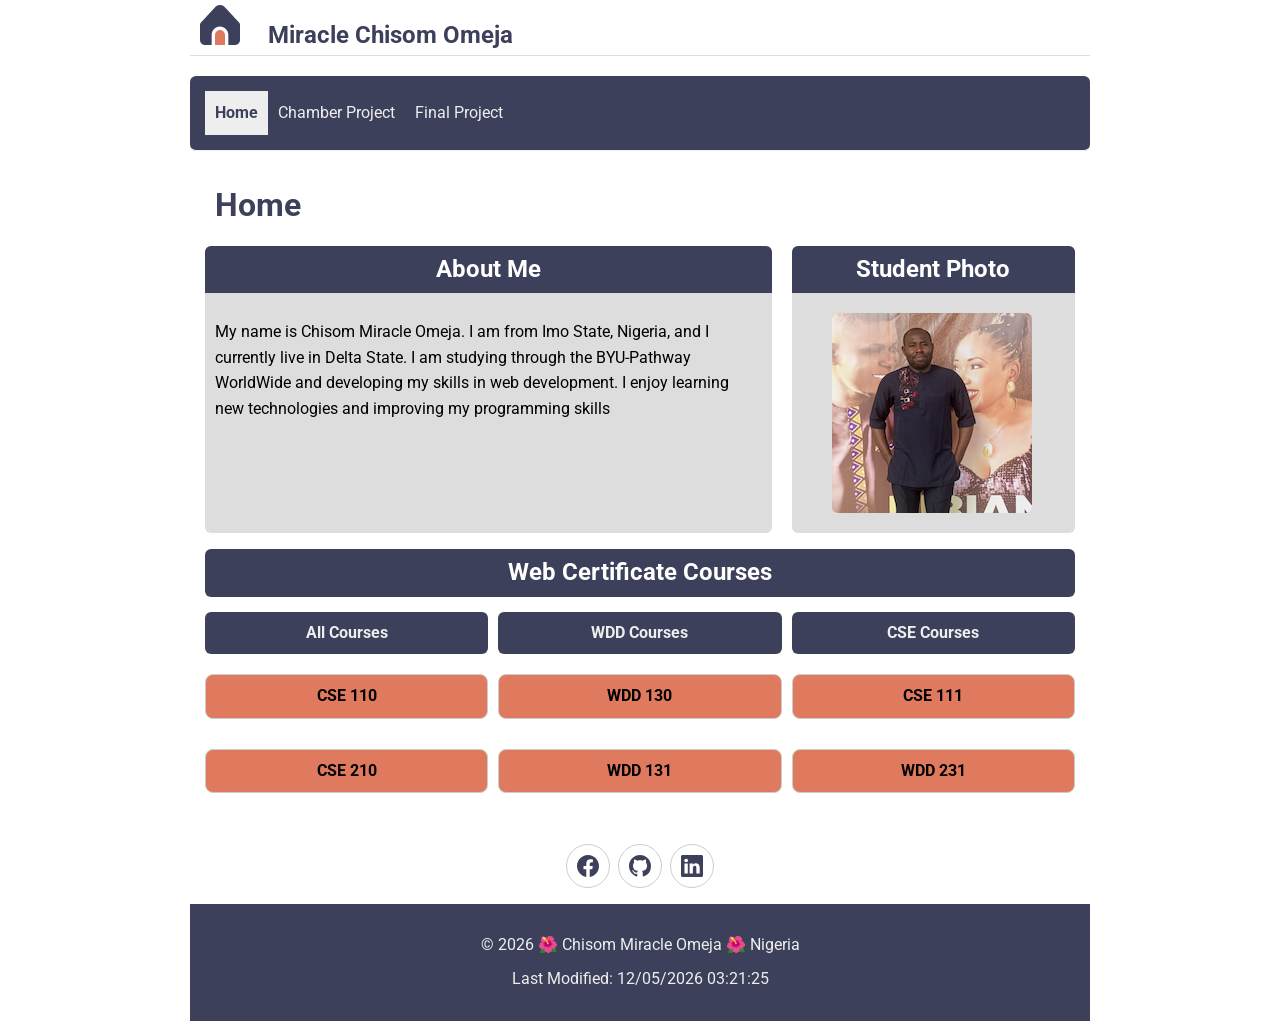
<file: index.html>
<!DOCTYPE html>
<html lang="en">

<head>
    <meta charset="UTF-8">
    <meta name="viewport" content="width=device-width, initial-scale=1.0">
    <meta name="description"
        content="This my WDD 231 course homepage where i introduce myself and display My Web and Computer Programming Certificate Courses.">
    <meta name="author" content="Chisom Miracle Omeja">
    <meta property="og:title" content="Chisom Miracle Omeja | WDD231">
    <meta property="og:description"
        content="My WDD231 course homepage, showcasing my web development learning and projects.">
    <meta property="og:image" content="https://miraclechisomomeja-lgtm.github.io/wdd231/images/profile.jpg">
    <meta property="og:url" content="https://miraclechisomomeja-lgtm.github.io/wdd231/">

    <title>WDD 231 | Chisom Miracle Omeja</title>
    <link rel="preconnect" href="https://fonts.googleapis.com">
    <link rel="preconnect" href="https://fonts.gstatic.com" crossorigin>
    <link href="https://fonts.googleapis.com/css2?family=Roboto:ital,wght@0,100..900;1,100..900&display=swap"
        rel="stylesheet">

    <link rel="stylesheet" href="styles/normalize.css">
    <link rel="stylesheet" href="styles/small.css">
    <link rel="stylesheet" href="styles/larger.css">

    <script src="scripts/courses.js" defer></script>
    <script src="scripts/course-display.js" defer></script>
    <script src="scripts/site.js" defer></script>

</head>

<body>
    <header>

        <img src="images/home.svg" alt="Site logo" width="512" height="512">
        <span>Miracle Chisom Omeja</span>



        <button id="ham-btn" class="hamburger" aria-label="Open navigation menu" aria-expanded="false">
            ☰
        </button>



    </header>

    <nav id="nav-bar" class="navigation">
        <ul>
            <li><a href="index.html" aria-current="page">Home</a></li>
            <li><a href="https://miraclechisomomeja-lgtm.github.io/wdd231/chamber">Chamber Project</a></li>
            <li><a href="#">Final Project</a></li>
        </ul>
    </nav>
    <main>
        <h1>Home</h1>
        <div class="card-container">
            <section class="card">
                <h2>About Me</h2>
                <div class="about-content">

                    <p>My name is Chisom Miracle Omeja. I am from Imo State, Nigeria, and I currently live in Delta
                        State. I
                        am studying through the BYU-Pathway WorldWide and developing my skills in web development. I
                        enjoy
                        learning new technologies and improving my programming skills</p>
                </div>

            </section>

            <section class="card">
                <h2>Student Photo</h2>
                <div class="photo-content">
                    <img src="images/profile.jpg" alt="My Profile Picture">
                </div>

            </section>
        </div>

        <section class="certificate">
            <h2>Web Certificate Courses</h2>

            <div class="course-filters">

                <button type="button" data-category="All" id="all-courses">
                    All Courses
                </button>

                <button type="button" data-category="Wdd" id="wdd-courses">
                    WDD Courses
                </button>

                <button type="button" data-category="Cse" id="cse-courses">
                    CSE Courses
                </button>

            </div>
            <div class="courses-card">

            </div>

            <span class="credit-total">

            </span>
        </section>

        <dialog id="course-details"></dialog>
    </main>

    <div class="social">
        <a href="https://m.facebook.com" target="_blank" rel="noopener"><img src="images/facebook.svg" alt="Facebook"
                width="16" height="16"></a>
        <a href="https://github.com/miraclechisomomeja-lgtm" target="_blank" rel="noopener"><img src="images/github.svg"
                alt="Github" width="16" height="16"></a>
        <a href="https://www.linkedin.com/in/miraclechisomomeja" target="_blank" rel="noopener"><img
                src="images/linkedin.svg" alt="Linkedin" width="16" height="16"></a>
    </div>

    <footer>

        <p>
            &copy; <span id="currentyear"></span> 🌺 Chisom Miracle Omeja 🌺 Nigeria
        </p>
        <p id="lastModified"></p>
    </footer>

</body>

</html>
</file>
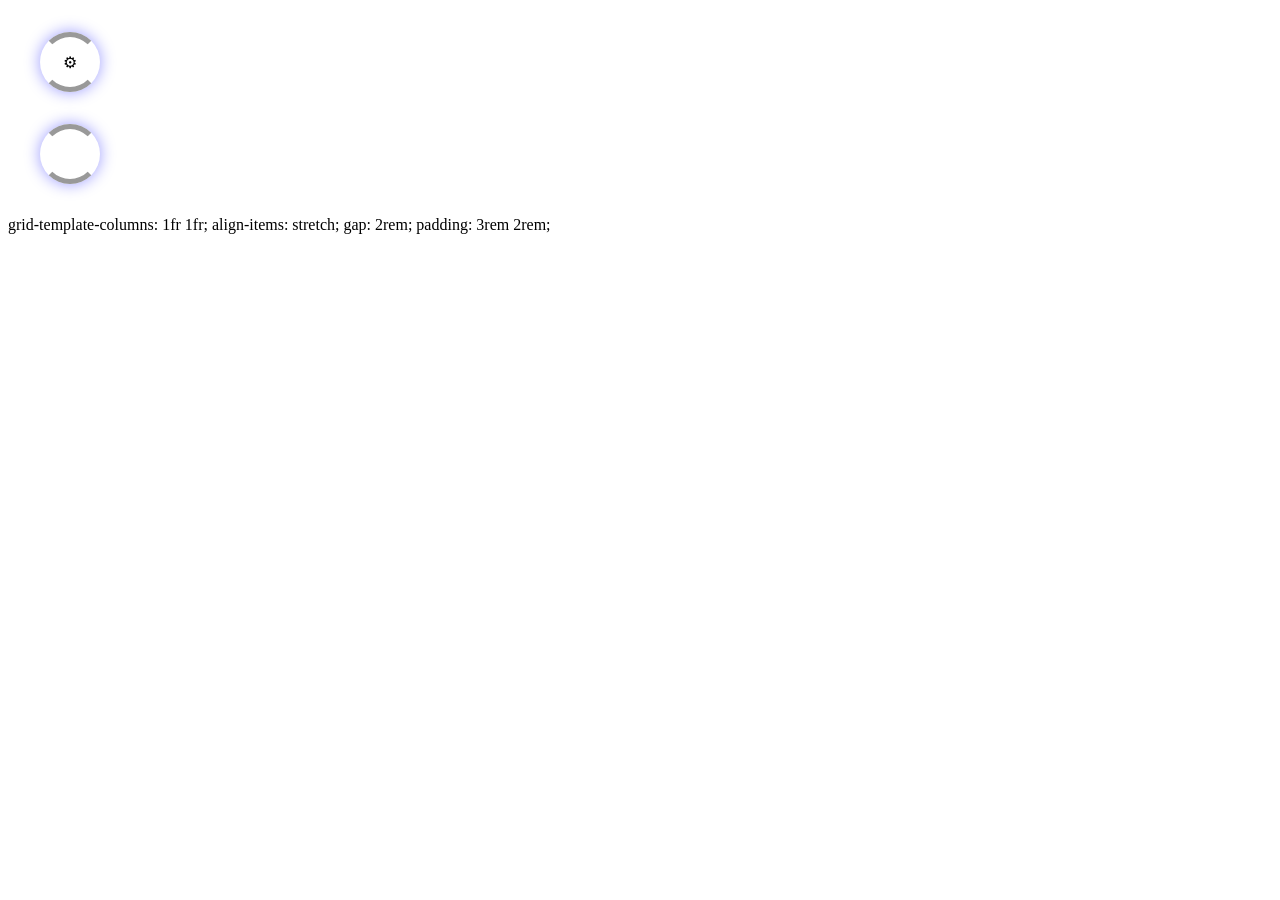
<file: Practice project/index.html>
<!DOCTYPE html>
<html lang="en">

<head>
    <meta charset="UTF-8">
    <meta name="viewport" content="width=device-width, initial-scale=1.0">
    <title>CSS Animation Practice</title>
    <link rel="stylesheet" href="styles.css">
</head>

<body>
    <div class="loader">

    </div>

    <div class="loader-t">

    </div>
</body>

</html>


grid-template-columns: 1fr 1fr;
        align-items: stretch;
        gap: 2rem;
        padding: 3rem 2rem;
</file>
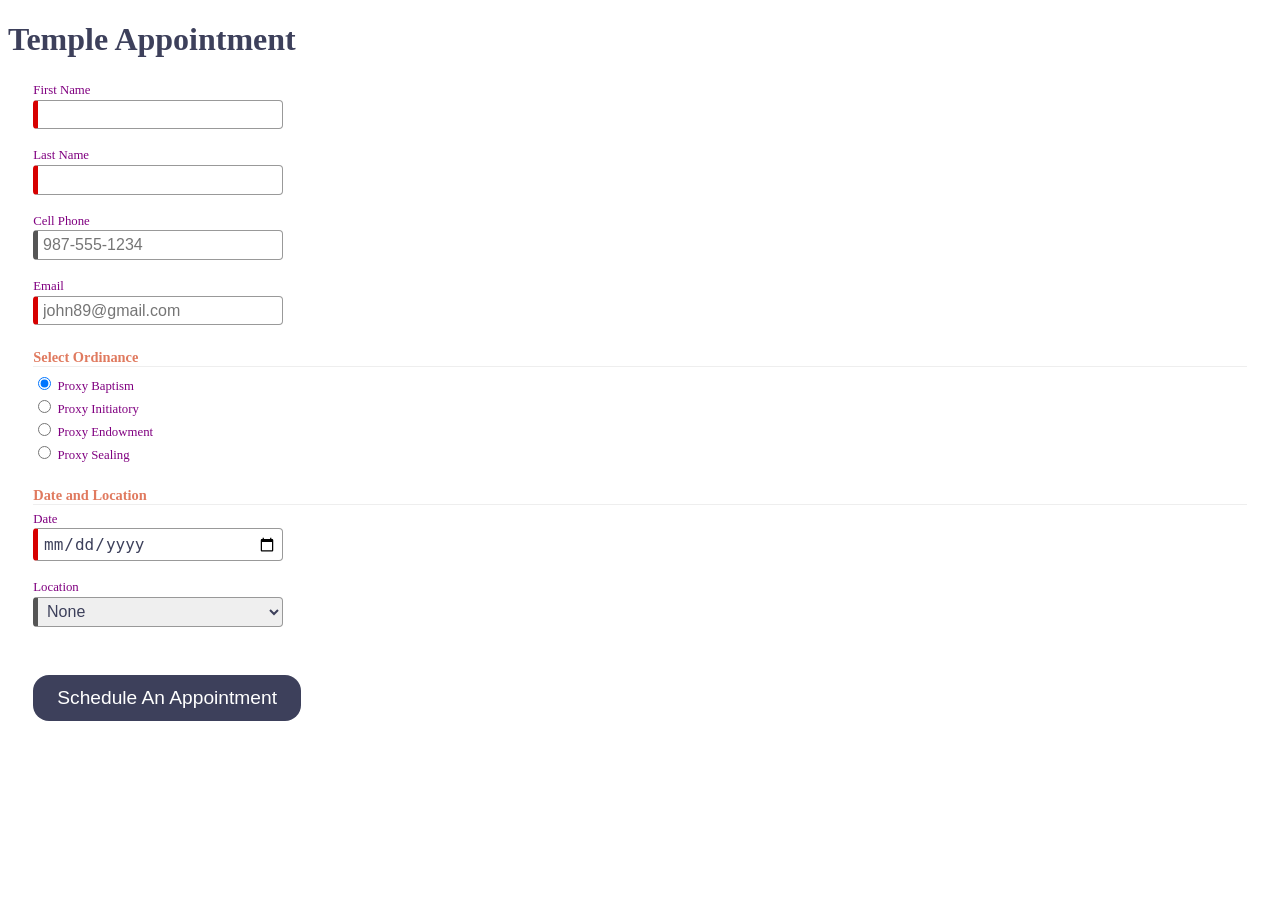
<file: startHere/index.html>
<!DOCTYPE html>
<html lang="en">

<head>
  <meta charset="UTF-8">
  <meta name="viewport" content="width=device-width, initial-scale=1.0">
  <meta name="description" content="Web Lab Start File">
  <meta name="author" content="Paul Cheney">

  <link rel="stylesheet" href="styles/small.css">
  <link rel="stylesheet" href="styles/large.css">

  <title>Web Lab Start File</title>
</head>

<body>

  <main>
    <h1>Temple Appointment</h1>

    <form method="GET" action="thanks.html" class="designOne">
      <label>First Name <input type="text" name="first" required autocomplete="given-name"
          title="Your First Name"></label>
      <label>Last Name <input type="text" name="last" required autocomplete="family-name"
          title="Your Last Name"></label>
      <label>Cell Phone <input type="tel" name="phone" autocomplete="tel" title="A Phone Number with dashes"
          placeholder="987-555-1234"></label>
      <label>Email <input type="email" name="email" required placeholder="john89@gmail.com" title="Your Email"
          autocomplete="email"></label>


      <h3>Select Ordinance</h3>
      <label><input type="radio" name="ordinance" value="Baptism" checked> Proxy Baptism</label>
      <label><input type="radio" name="ordinance" value="Initiatory"> Proxy Initiatory</label>
      <label><input type="radio" name="ordinance" value="Endowment"> Proxy Endowment</label>
      <label><input type="radio" name="ordinance" value="Sealing"> Proxy Sealing</label>


      <h3>Date and Location</h3>
      <label>Date <input type="date" name="date" required></label>

      <label>Location
        <select name="location" required>
          <option value="">None</option>
          <option value="Payson">Payson</option>
          <option value="Orem">Orem</option>
          <option value="Provo City Center">Provo City Center</option>
        </select>

      </label>

      <input type="submit" value="Schedule An Appointment">
    </form>


  </main>

</body>

</html>
</file>
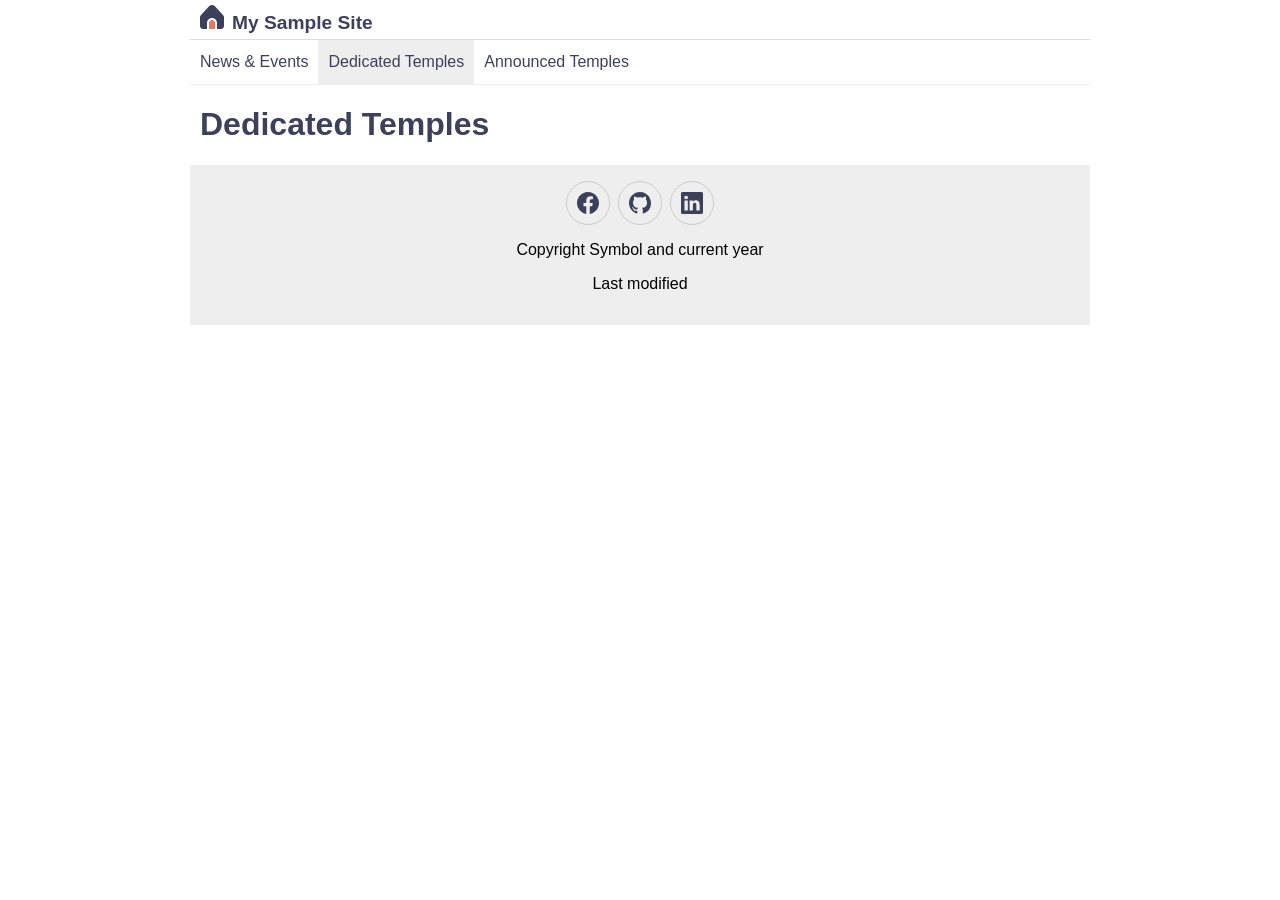
<file: week01/images/index.html>
<!DOCTYPE html>
<html lang="en">

<head>
    <meta charset="UTF-8">
    <meta name="viewport" content="width=device-width, initial-scale=1.0">

    <meta name="description"
        content="Miracle Tech Store offers smartphones, laptops, tablets, accessories, and technology services.">

    <meta name="author" content="Chisom Miracle Omeja">

    <title>Miracle Site | Home</title>
    <link rel="preconnect" href="https://fonts.googleapis.com">
    <link rel="preconnect" href="https://fonts.gstatic.com" crossorigin>
    <link rel="stylesheet" href="https://fonts.googleapis.com/css2?family=Roboto:wght@400;700&display=swap"
        media="print" onload="this.media='all'">
    <noscript>
        <link rel="stylesheet" href="https://fonts.googleapis.com/css2?family=Roboto:wght@400;700&display=swap">
    </noscript>

    <link rel="stylesheet" href="styles/normalize.css">
    <link rel="stylesheet" href="styles/base.css">
    <link rel="stylesheet" href="styles/large.css">

</head>

<body>
    <header>

        <img src="images/home.svg" alt="Site logo" width="512" height="512">
        <span>My Sample Site</span>



        <button id="ham-btn" class="hamburger">

        </button>



    </header>
    <nav id="nav-bar" class="navigation">
        <ul>
            <li><a href="#">News & Events</a></li>
            <li class="current"><a href="#">Dedicated Temples</a></li>
            <li><a href="#">Announced Temples</a></li>
        </ul>
    </nav>
    <main>
        <h1>Dedicated Temples</h1>
    </main>
    <footer>
        <div class="social">
            <a href="https://m.facebook.com" target="_blank"><img src="images/facebook.svg" alt="Facebook" width="16"
                    height="16"></a>
            <a href="http://github.com/miraclechisomomeja-lgtm" target="_blank"><img src="images/github.svg"
                    alt="Github" width="16" height="16"></a>
            <a href="https://www.linkedin.com/in/miraclechisomomeja" target="_blank"><img src="images/linkedin.svg"
                    alt="Linkedin" width="16" height="16"></a>
        </div>
        <p>Copyright Symbol and current year</p>
        <p>Last modified</p>
    </footer>
    <script src="scripts/navigation.js"></script>


</body>
</file>
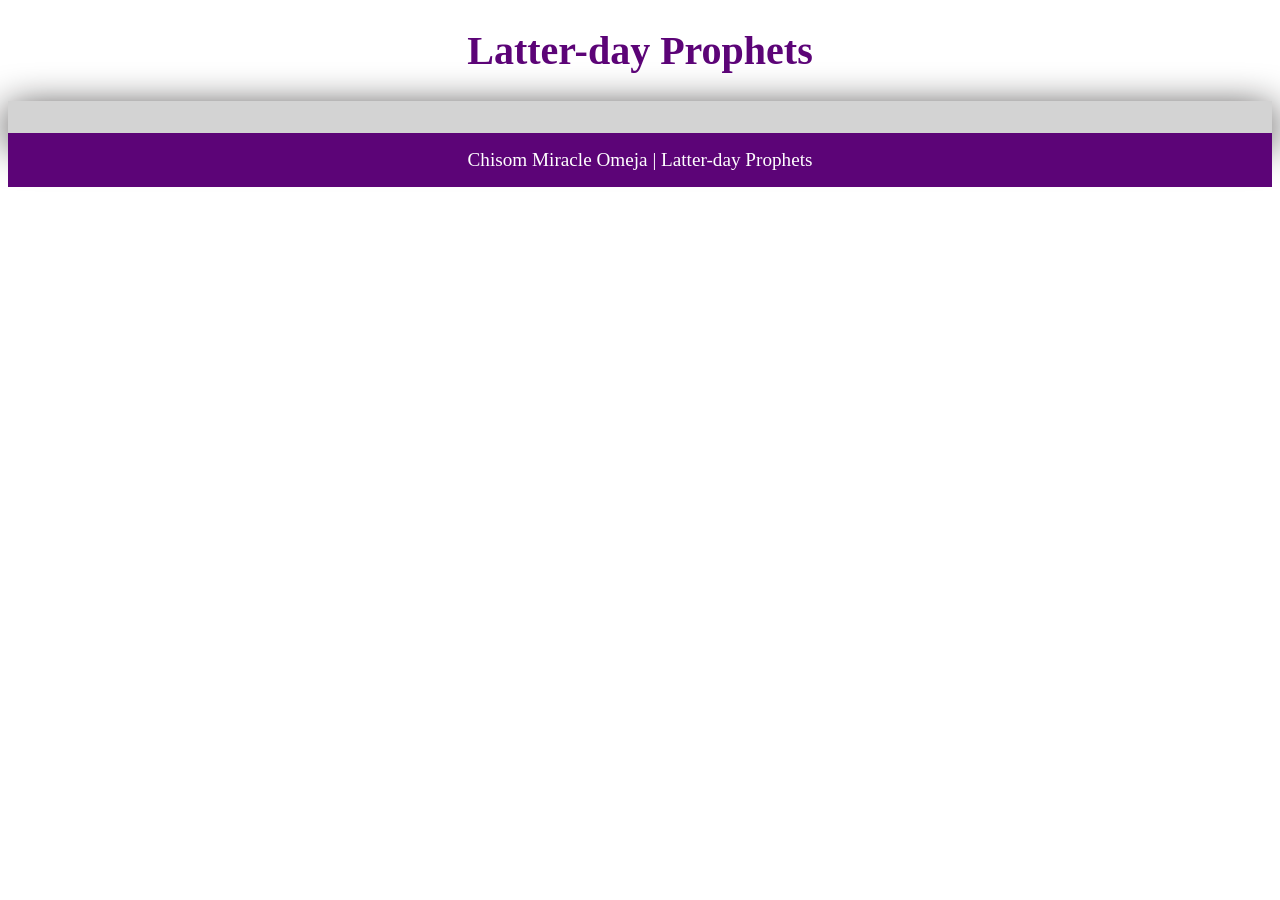
<file: prophets.html>
<!DOCTYPE html>
<html lang="en">

<head>
    <meta charset="UTF-8">
    <meta name="viewport" content="width=device-width, initial-scale=1.0">
    <meta name="description" content="This is a page displaying Latter-day Prophets' information.">
    <meta name="author" content="Chisom Miracle Omeja">
    <title>Latter-day Prophets</title>

    <link rel="icon" href="favicon-2.ico">
    <link rel="stylesheet" href="styles/prophets.css">
    <script src="scripts/prophets.js" defer></script>
</head>

<body>
    <header>
        <h1>Latter-day Prophets</h1>
    </header>

    <main>
        <div id="cards"></div>
    </main>

    <footer>
        Chisom Miracle Omeja | Latter-day Prophets
    </footer>
</body>

</html>
</file>
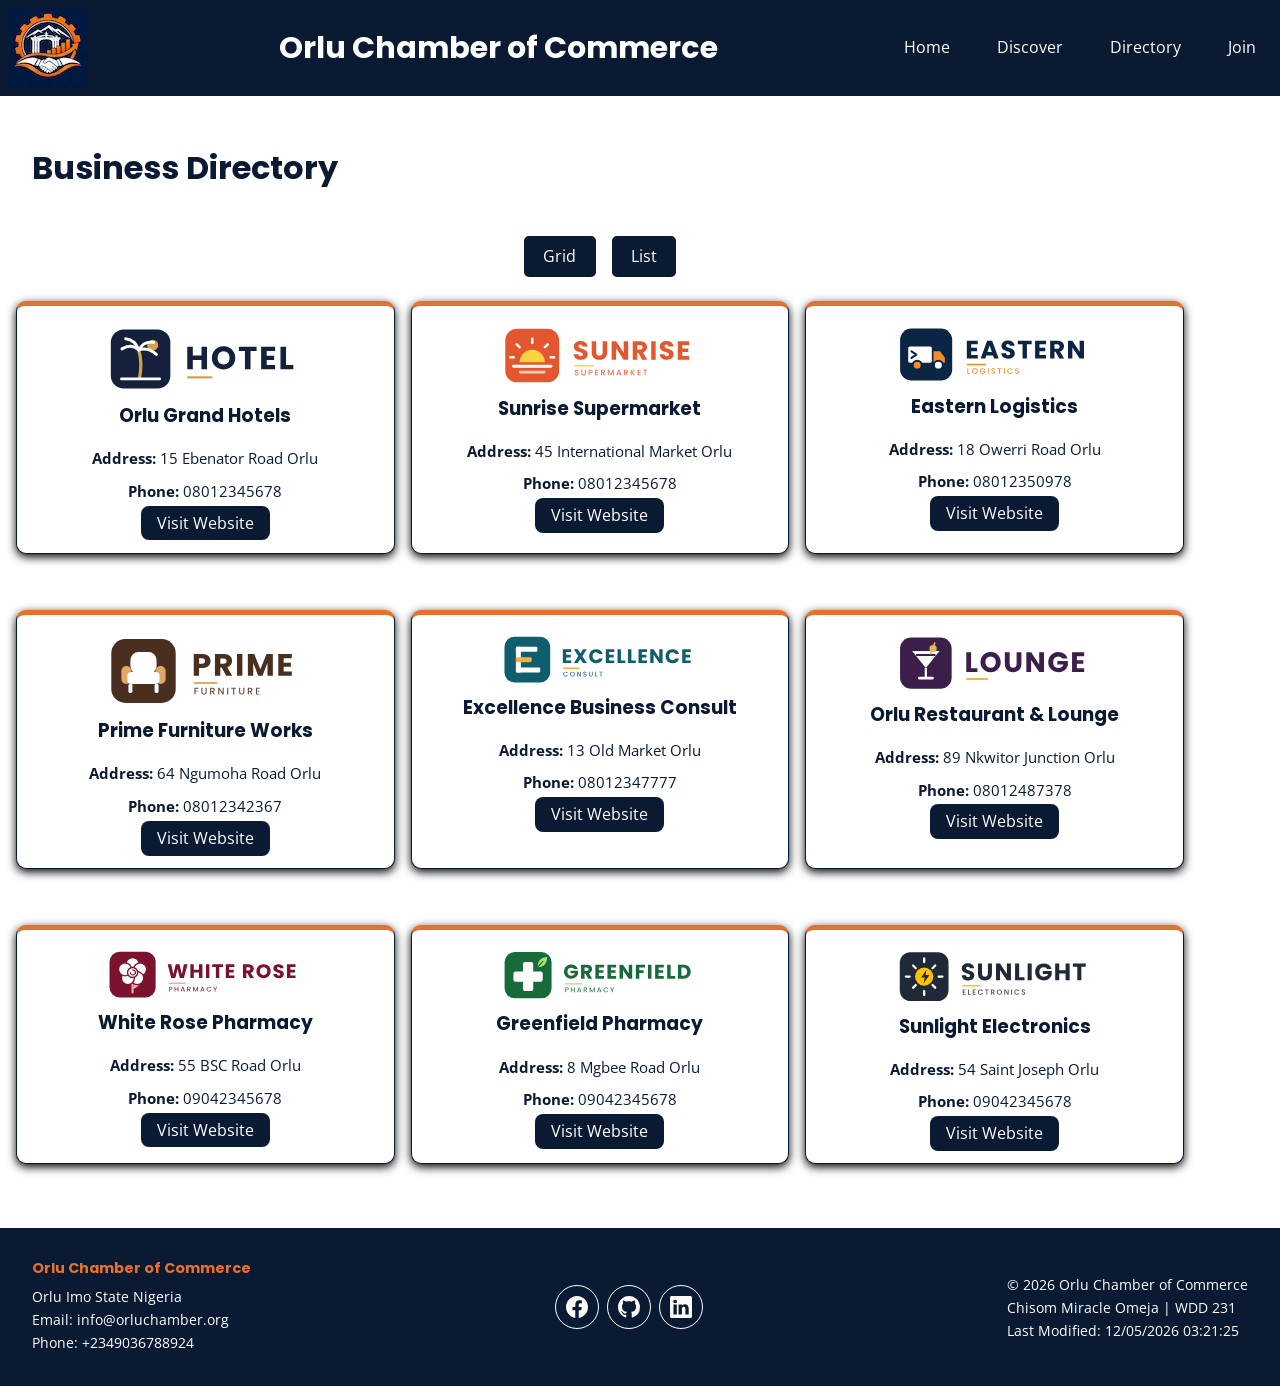
<file: chamber/directory.html>
<!DOCTYPE html>
<html lang="en">

<head>
    <meta charset="UTF-8">
    <meta name="viewport" content="width=device-width, initial-scale=1.0">

    <title>Orlu Chamber of Commerce | Business Directory</title>

    <meta name="description"
        content="Explore the Orlu Chamber of Commerce business directory to discover local businesses, services and business opportunities in Orlu, Imo State, Nigeria.">

    <meta name="author" content="Chisom Miracle Omeja">

    <link rel="icon" href="favicon.ico">

    <meta property="og:title" content="Orlu Chamber of Commerce | Business Directory">
    <meta property="og:description"
        content="Discover businesses, services and business opportunities in Orlu, Imo State, Nigeria.">
    <meta property="og:image" content="https://miraclechisomomeja-lgtm.github.io/wdd231/chamber/images/og-image.jpg">
    <meta property="og:url" content="https://miraclechisomomeja-lgtm.github.io/wdd231/chamber/directory.html">
    <meta property="og:type" content="website">


    <link rel="preconnect" href="https://fonts.googleapis.com">
    <link rel="preconnect" href="https://fonts.gstatic.com" crossorigin>
    <link
        href="https://fonts.googleapis.com/css2?family=Open+Sans:wght@400;700&family=Poppins:wght@600;700&display=swap"
        rel="stylesheet">


    <link rel="stylesheet" href="styles/normalize.css">
    <link rel="stylesheet" href="styles/small.css">
    <link rel="stylesheet" href="styles/medium.css">
    <link rel="stylesheet" href="styles/larger.css">

    <script src="scripts/navigation.js" defer></script>
    <script src="scripts/directory.js" defer></script>
</head>

<body>
    <header>
        <img src="images/logo.webp" alt="Site logo" width="80" height="70">

        <p class="site-name">Orlu Chamber of Commerce</p>
        <button id="ham-btn" class="hamburger" aria-label="Open navigation menu" aria-expanded="false">
            ☰
        </button>
        <nav id="nav-bar">
            <a href="index.html">Home</a>
            <a href="discover.html">Discover</a>
            <a href="directory.html">Directory</a>
            <a href="join.html">Join</a>
        </nav>

    </header>

    <main class="directory-main">
        <h1>Business Directory</h1>
        <div class="menu">
            <button id="grid">Grid</button>
            <button id="list">List</button>
        </div>

        <div id="members-cards">

        </div>

    </main>
    <footer>
        <div class="contact">
            <h2>Orlu Chamber of Commerce</h2>
            <p>Orlu Imo State Nigeria</p>
            <p>Email: info@orluchamber.org</p>
            <p>Phone: +2349036788924</p>

        </div>
        <div class="social">
            <a href="https://m.facebook.com" target="_blank" rel="noopener"><img src="images/facebook.svg"
                    alt="Facebook" width="16" height="16"></a>
            <a href="https://github.com/miraclechisomomeja-lgtm" target="_blank" rel="noopener"><img
                    src="images/github.svg" alt="Github" width="16" height="16"></a>
            <a href="https://www.linkedin.com/in/miraclechisomomeja" target="_blank" rel="noopener"><img
                    src="images/linkedin.svg" alt="Linkedin" width="16" height="16"></a>
        </div>
        <div class="development">
            <p>&copy; <span id="currentyear"></span> Orlu Chamber of Commerce</p>
            <p>Chisom Miracle Omeja | WDD 231</p>
            <p>Last Modified: <span id="lastModified"></span></p>
        </div>

    </footer>
</body>

</html>
</file>
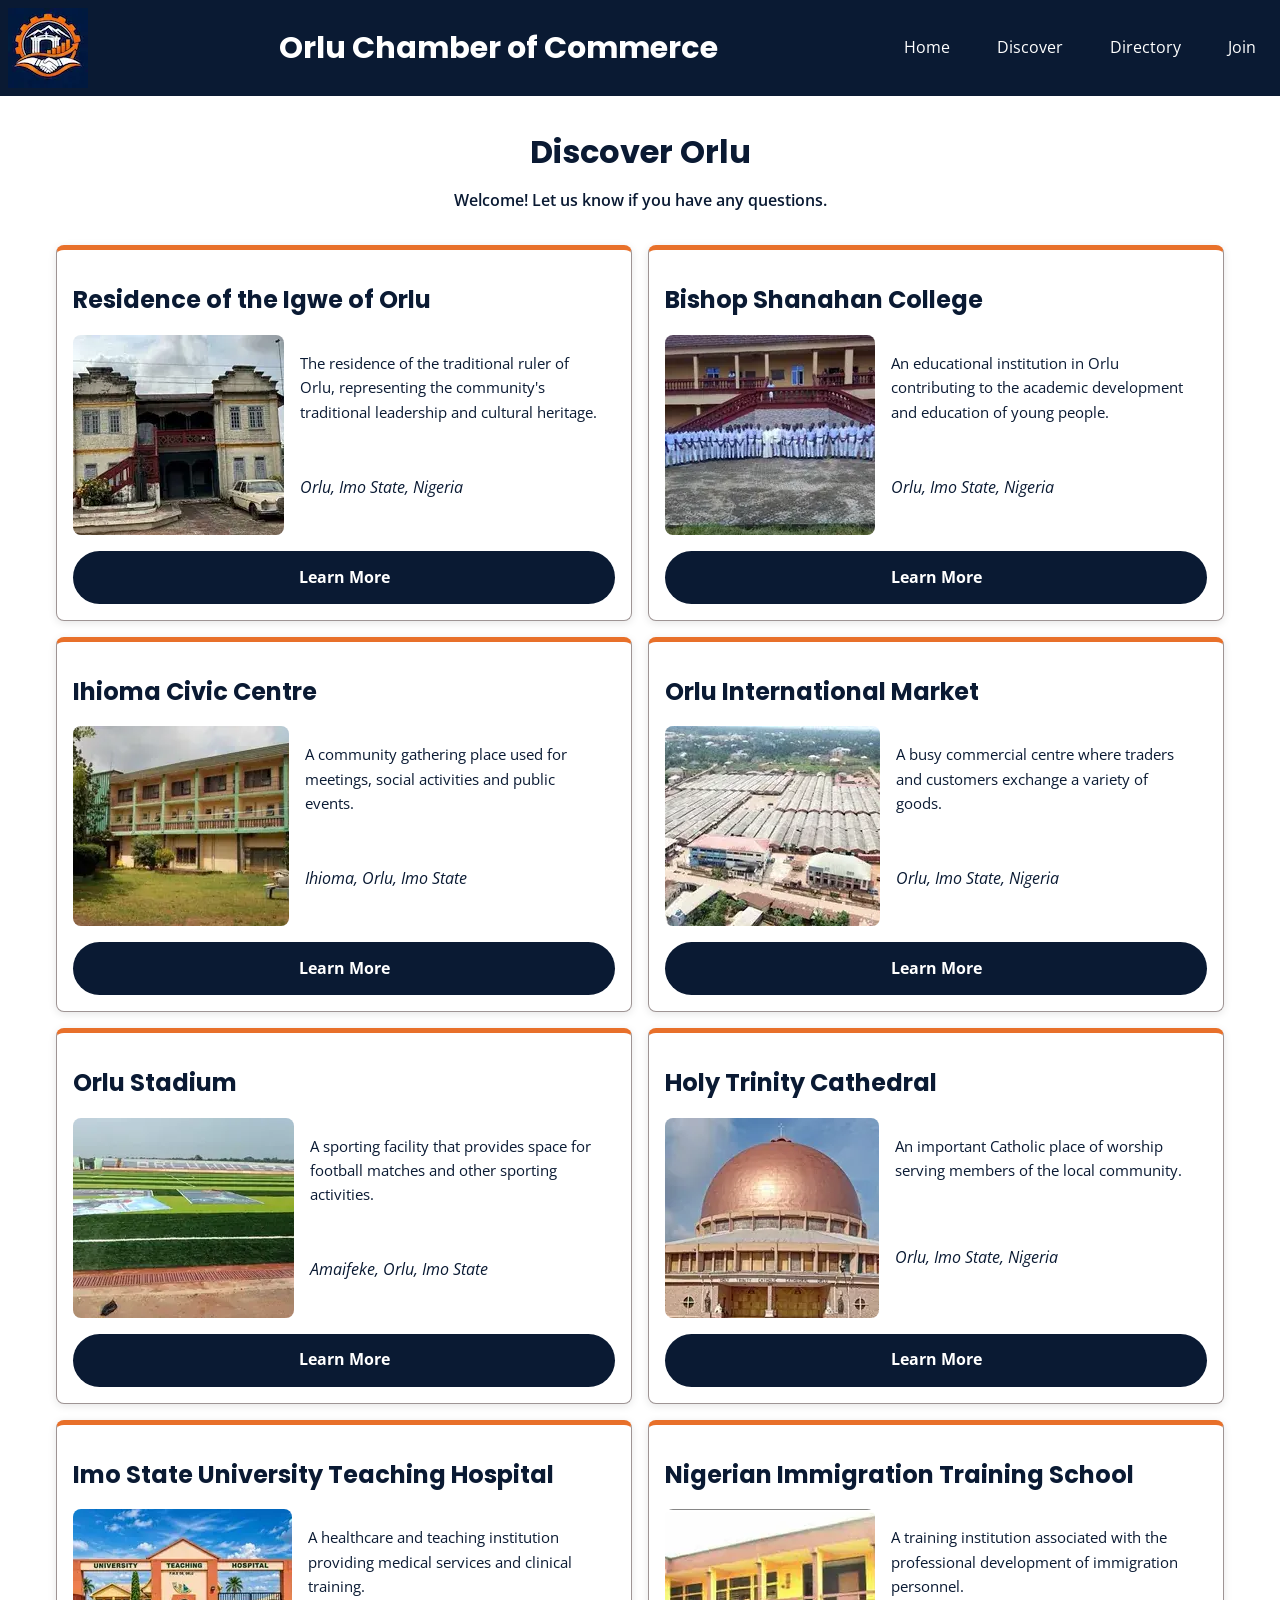
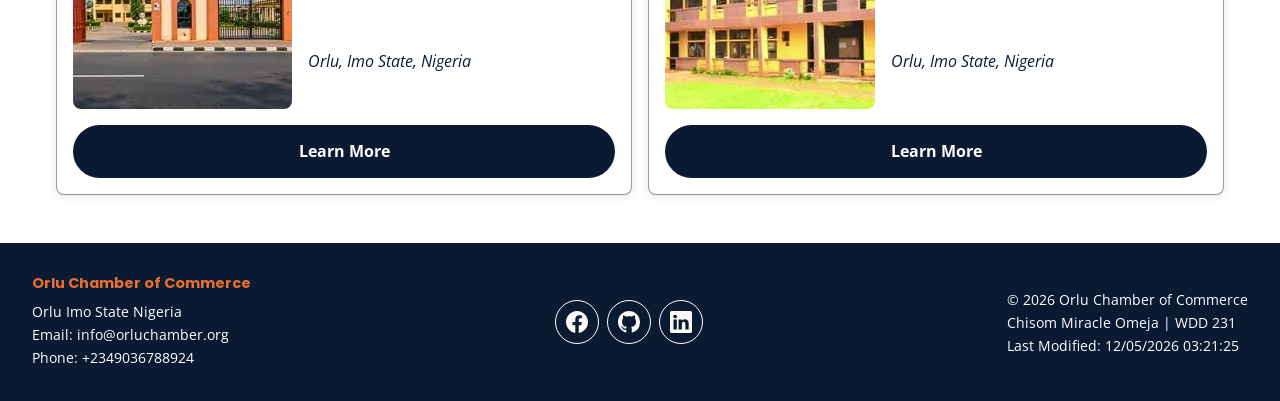
<file: chamber/discover.html>
<!DOCTYPE html>
<html lang="en">

<head>
    <meta charset="UTF-8">
    <meta name="viewport" content="width=device-width, initial-scale=1.0">
    <title>Orlu Chamber of Commerce | Discover Orlu</title>

    <meta name="description"
        content="Discover interesting places, landmarks, attractions and important locations in Orlu, Imo State, Nigeria.">

    <meta name="author" content="Chisom Miracle Omeja">

    <link rel="icon" href="favicon.ico">

    <meta property="og:title" content="Orlu Chamber of Commerce | Discover Orlu">
    <meta property="og:description" content="Explore interesting places and attractions in Orlu, Imo State, Nigeria.">
    <meta property="og:image" content="https://miraclechisomomeja-lgtm.github.io/wdd231/chamber/images/og-image.jpg">
    <meta property="og:url" content="https://miraclechisomomeja-lgtm.github.io/wdd231/chamber/discover.html">
    <meta property="og:type" content="website">

    <link rel="preconnect" href="https://fonts.googleapis.com">
    <link rel="preconnect" href="https://fonts.gstatic.com" crossorigin>

    <link
        href="https://fonts.googleapis.com/css2?family=Open+Sans:wght@400;700&family=Poppins:wght@600;700&display=swap"
        rel="stylesheet">

    <link rel="stylesheet" href="styles/normalize.css">
    <link rel="stylesheet" href="styles/small.css">
    <link rel="stylesheet" href="styles/medium.css">
    <link rel="stylesheet" href="styles/larger.css">

    <script src="scripts/navigation.js" defer></script>
    <script src="scripts/last-modified.js" defer></script>
    <script type="module" src="scripts/discover.js"></script>

</head>

<body>
    <header>
        <img src="images/logo.webp" alt="Orlu Chamber of Commerce logo" width="80" height="70">

        <p class="site-name">Orlu Chamber of Commerce</p>

        <button id="ham-btn" class="hamburger" aria-label="Open navigation menu" aria-expanded="false">
            ☰
        </button>

        <nav id="nav-bar">
            <a href="index.html">Home</a>
            <a href="discover.html" aria-current="page">Discover</a>
            <a href="directory.html">Directory</a>
            <a href="join.html">Join</a>
        </nav>
    </header>

    <main class="discover-main">

        <h1>Discover Orlu</h1>

        <p id="visit-message"></p>

        <section id="discover-cards" class="discover-grid" aria-label="Places of interest in Orlu">
        </section>

    </main>

    <footer>

        <div class="contact">
            <h2>Orlu Chamber of Commerce</h2>
            <p>Orlu Imo State Nigeria</p>
            <p>Email: info@orluchamber.org</p>
            <p>Phone: +2349036788924</p>
        </div>

        <div class="social">
            <a href="https://m.facebook.com" target="_blank" rel="noopener">
                <img src="images/facebook.svg" alt="Facebook" width="16" height="16">
            </a>

            <a href="https://github.com/miraclechisomomeja-lgtm" target="_blank" rel="noopener">
                <img src="images/github.svg" alt="GitHub" width="16" height="16">
            </a>

            <a href="https://www.linkedin.com/in/miraclechisomomeja" target="_blank" rel="noopener">
                <img src="images/linkedin.svg" alt="LinkedIn" width="16" height="16">
            </a>
        </div>

        <div class="development">
            <p>&copy; <span id="currentyear"></span> Orlu Chamber of Commerce</p>
            <p>Chisom Miracle Omeja | WDD 231</p>
            <p>Last Modified: <span id="lastModified"></span></p>
        </div>

    </footer>

</body>

</html>
</file>
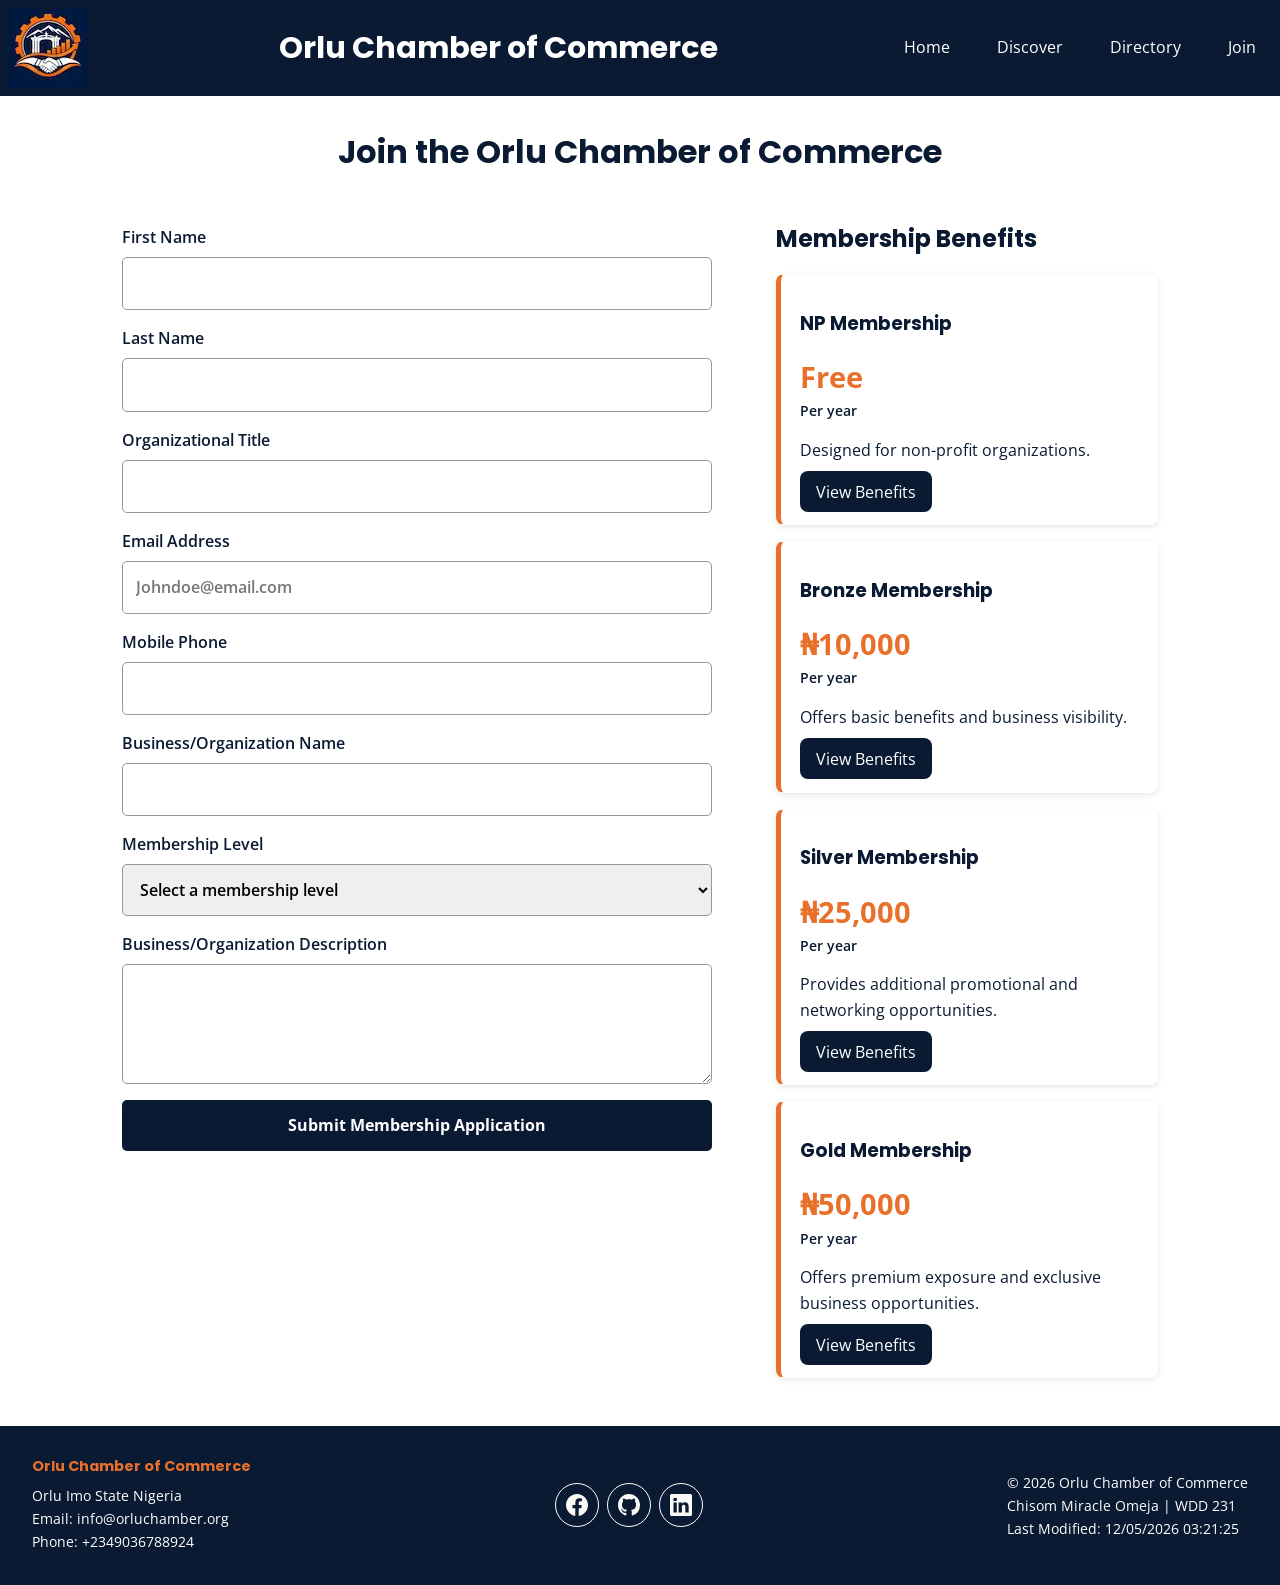
<file: chamber/join.html>
<!DOCTYPE html>
<html lang="en">

<head>
    <meta charset="UTF-8">
    <meta name="viewport" content="width=device-width, initial-scale=1.0">

    <title>Join | Orlu Chamber of Commerce</title>
    <meta name="description"
        content="Apply for membership in the Orlu Chamber of Commerce and connect with local businesses, resources and opportunities.">

    <meta name="author" content="Chisom Miracle Omeja">

    <link rel="icon" href="favicon.ico">


    <meta property="og:title" content="Join the Orlu Chamber of Commerce">
    <meta property="og:description"
        content="Apply for membership in the Orlu Chamber of Commerce and connect with local businesses and opportunities.">
    <meta property="og:image" content="https://miraclechisomomeja-lgtm.github.io/wdd231/chamber/images/orlu-image.webp">

    <meta property="og:url" content="https://miraclechisomomeja-lgtm.github.io/wdd231/chamber/join.html">



    <link rel="preconnect" href="https://fonts.googleapis.com">
    <link rel="preconnect" href="https://fonts.gstatic.com" crossorigin>
    <link
        href="https://fonts.googleapis.com/css2?family=Open+Sans:wght@400;700&family=Poppins:wght@600;700&display=swap"
        rel="stylesheet">


    <link rel="stylesheet" href="styles/normalize.css">
    <link rel="stylesheet" href="styles/small.css">
    <link rel="stylesheet" href="styles/medium.css">
    <link rel="stylesheet" href="styles/larger.css">

    <script src="scripts/join.js" defer></script>
    <script src="scripts/last-modified.js" defer></script>
    <script src="scripts/navigation.js" defer></script>

</head>

<body>
    <header>
        <img src="images/logo.webp" alt="Site logo" width="80" height="70">

        <p class="site-name">Orlu Chamber of Commerce</p>
        <button id="ham-btn" class="hamburger" aria-label="Open navigation menu" aria-expanded="false">
            ☰
        </button>
        <nav id="nav-bar">
            <a href="index.html">Home</a>
            <a href="discover.html">Discover</a>
            <a href="directory.html">Directory</a>
            <a href="join.html">Join</a>
        </nav>

    </header>

    <main class="join-page">
        <h1>Join the Orlu Chamber of Commerce</h1>

        <!-- MEMBERSHIP APPLICATION FORM -->
        <form method="get" action="thankyou.html">

            <label>
                First Name
                <input type="text" name="firstName" required autocomplete="given-name" title="Enter your first name">
            </label>

            <label>
                Last Name
                <input type="text" name="lastName" required autocomplete="family-name" title="Enter your last name">
            </label>

            <label>
                Organizational Title
                <input type="text" name="orgTitle" title="Enter your title within your organization"
                    autocomplete="organization-title" pattern="[A-Za-z\- ]{7,}">
            </label>

            <label>
                Email Address
                <input type="email" name="email" required autocomplete="email" placeholder="Johndoe@email.com"
                    title="Enter your email address">
            </label>

            <label>
                Mobile Phone
                <input type="tel" name="phone" required autocomplete="tel" title="Enter your mobile phone number">
            </label>

            <label>
                Business/Organization Name
                <input type="text" name="organization" required autocomplete="organization"
                    title="Enter your business or organization name">
            </label>

            <label>
                Membership Level
                <select name="membership" required title="Select your membership level">

                    <option value="">Select a membership level</option>
                    <option value="np">NP Membership</option>
                    <option value="bronze">Bronze Membership</option>
                    <option value="silver">Silver Membership</option>
                    <option value="gold">Gold Membership</option>

                </select>
            </label>

            <label>
                Business/Organization Description
                <textarea name="description" title="Describe your business or organization"></textarea>
            </label>

            <!-- Hidden timestamp -->
            <input type="hidden" name="timestamp" id="timestamp">

            <input type="submit" value="Submit Membership Application">

        </form>

        <!-- MEMBERSHIP CARDS -->
        <section class="membership-options">
            <h2>Membership Benefits</h2>

            <div class="membership-cards">

                <div class="membership-card">
                    <h3>NP Membership</h3>
                    <p class="membership-price">Free</p>
                    <p class="membership-duration">Per year</p>
                    <p>Designed for non-profit organizations.</p>
                    <a class="np-a" href="#np-modal">View Benefits</a>
                </div>

                <div class="membership-card">
                    <h3>Bronze Membership</h3>
                    <p class="membership-price">₦10,000</p>
                    <p class="membership-duration">Per year</p>
                    <p>Offers basic benefits and business visibility.</p>
                    <a href="#bronze-modal">View Benefits</a>
                </div>

                <div class="membership-card">
                    <h3>Silver Membership</h3>
                    <p class="membership-price">₦25,000</p>
                    <p class="membership-duration">Per year</p>
                    <p>Provides additional promotional and networking opportunities.</p>
                    <a href="#silver-modal">View Benefits</a>
                </div>

                <div class="membership-card">
                    <h3>Gold Membership</h3>
                    <p class="membership-price">₦50,000</p>
                    <p class="membership-duration">Per year</p>
                    <p>Offers premium exposure and exclusive business opportunities.</p>
                    <a href="#gold-modal">View Benefits</a>
                </div>

            </div>
        </section>

        <!-- NP MEMBERSHIP MODAL -->
        <dialog id="np-modal">
            <h2>NP Membership Benefits</h2>
            <ul>
                <li>Free membership for eligible non-profit organizations.</li>
                <li>Access to chamber networking events.</li>
                <li>Business community connections.</li>
            </ul>
            <button class="close-modal" aria-label="Close">❌</button>
        </dialog>

        <!-- BRONZE MEMBERSHIP MODAL -->
        <dialog id="bronze-modal">
            <h2>Bronze Membership Benefits</h2>
            <ul>
                <li>Access to chamber networking events.</li>
                <li>Business listing in the chamber directory.</li>
                <li>Opportunities to connect with other businesses.</li>
            </ul>
            <button class="close-modal" aria-label="Close">❌</button>
        </dialog>

        <!-- SILVER MEMBERSHIP MODAL -->
        <dialog id="silver-modal">
            <h2>Silver Membership Benefits</h2>
            <ul>
                <li>All Bronze Membership benefits.</li>
                <li>Enhanced business promotion opportunities.</li>
                <li>Priority access to selected chamber events.</li>
            </ul>
            <button class="close-modal" aria-label="Close">❌</button>
        </dialog>

        <!-- GOLD MEMBERSHIP MODAL -->
        <dialog id="gold-modal">
            <h2>Gold Membership Benefits</h2>
            <ul>
                <li>All Silver Membership benefits.</li>
                <li>Premium business promotion and visibility.</li>
                <li>Priority sponsorship and partnership opportunities.</li>
                <li>Exclusive networking opportunities.</li>
            </ul>
            <button class="close-modal" aria-label="Close">❌</button>
        </dialog>

    </main>

    <footer>
        <div class="contact">
            <h2>Orlu Chamber of Commerce</h2>
            <p>Orlu Imo State Nigeria</p>
            <p>Email: info@orluchamber.org</p>
            <p>Phone: +2349036788924</p>

        </div>
        <div class="social">
            <a href="https://m.facebook.com" target="_blank" rel="noopener"><img src="images/facebook.svg"
                    alt="Facebook" width="16" height="16"></a>
            <a href="https://github.com/miraclechisomomeja-lgtm" target="_blank" rel="noopener"><img
                    src="images/github.svg" alt="Github" width="16" height="16"></a>
            <a href="https://www.linkedin.com/in/miraclechisomomeja" target="_blank" rel="noopener"><img
                    src="images/linkedin.svg" alt="Linkedin" width="16" height="16"></a>
        </div>
        <div class="development">
            <p>&copy; <span id="currentyear"></span> Orlu Chamber of Commerce</p>
            <p>Chisom Miracle Omeja | WDD 231</p>
            <p>Last Modified: <span id="lastModified"></span></p>
        </div>

    </footer>
</body>

</html>
</file>
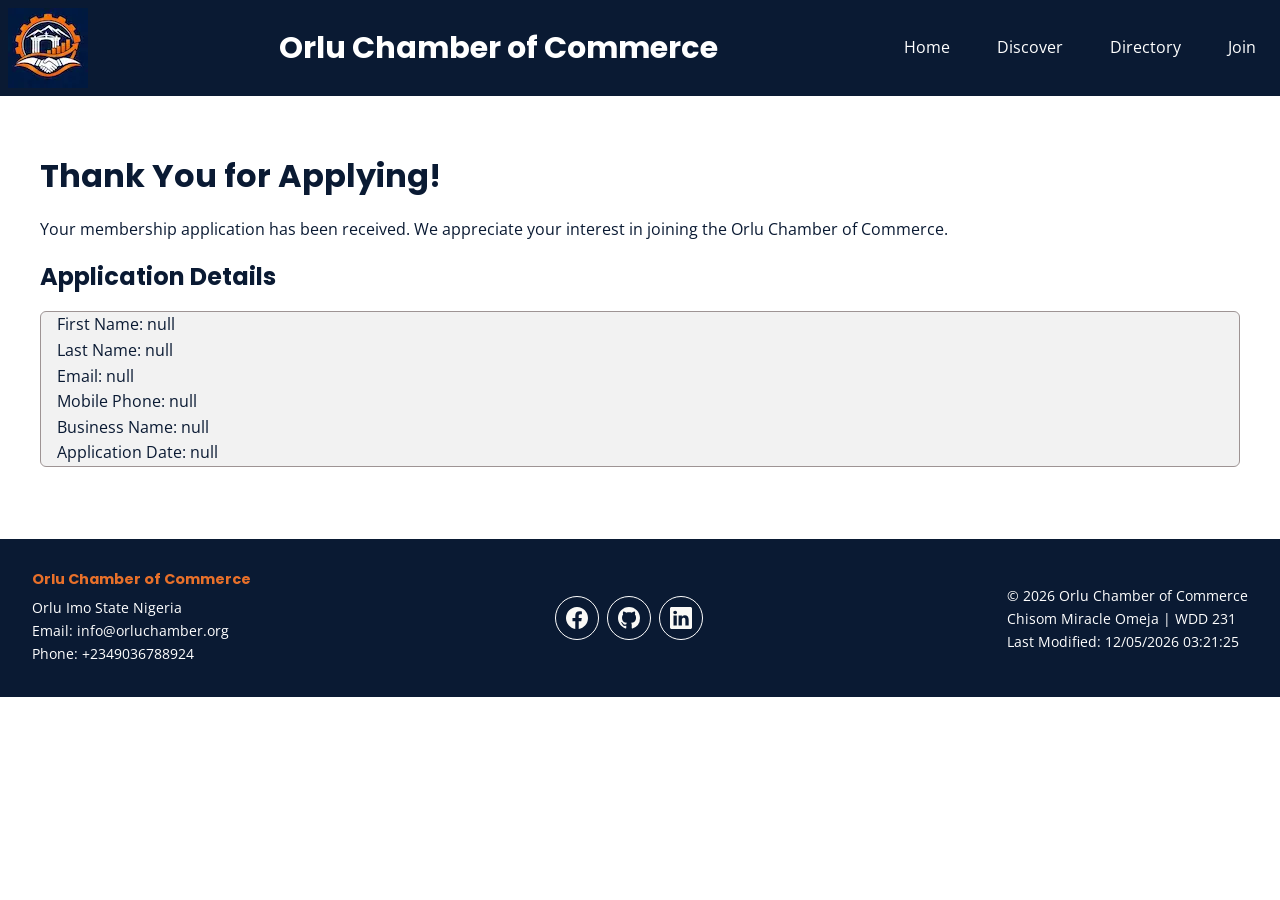
<file: chamber/thankyou.html>
<!DOCTYPE html>
<html lang="en">

<head>
    <meta charset="UTF-8">
    <meta name="viewport" content="width=device-width, initial-scale=1.0">

    <title>Thank You | Orlu Chamber of Commerce</title>

    <meta name="description"
        content="Thank you for applying to the Orlu Chamber of Commerce. Review your membership application details and learn about your next steps.">

    <meta name="author" content="Chisom Miracle Omeja">

    <link rel="icon" href="favicon.ico">

    <meta property="og:title" content="Thank You | Orlu Chamber of Commerce">
    <meta property="og:description"
        content="Your membership application has been received. Thank you for your interest in the Orlu Chamber of Commerce.">
    <meta property="og:image" content="https://miraclechisomomeja-lgtm.github.io/wdd231/chamber/images/orlu-image.webp">
    <meta property="og:url" content="https://miraclechisomomeja-lgtm.github.io/wdd231/chamber/thankyou.html">
    <meta property="og:type" content="website">

    <link rel="preconnect" href="https://fonts.googleapis.com">
    <link rel="preconnect" href="https://fonts.gstatic.com" crossorigin>
    <link
        href="https://fonts.googleapis.com/css2?family=Open+Sans:wght@400;700&family=Poppins:wght@600;700&display=swap"
        rel="stylesheet">

    <link rel="stylesheet" href="styles/normalize.css">
    <link rel="stylesheet" href="styles/small.css">
    <link rel="stylesheet" href="styles/medium.css">
    <link rel="stylesheet" href="styles/larger.css">

    <script src="scripts/thankyou.js" defer></script>
    <script src="scripts/last-modified.js" defer></script>
    <script src="scripts/navigation.js" defer></script>
</head>

<body>
    <header>
        <img src="images/logo.webp" alt="Site logo" width="80" height="70">

        <p class="site-name">Orlu Chamber of Commerce</p>
        <button id="ham-btn" class="hamburger" aria-label="Open navigation menu" aria-expanded="false">
            ☰
        </button>
        <nav id="nav-bar">
            <a href="index.html">Home</a>
            <a href="discover.html">Discover</a>
            <a href="directory.html">Directory</a>
            <a href="join.html">Join</a>
        </nav>

    </header>


    <main class="thankyou-main">
        <h1>Thank You for Applying!</h1>

        <p>Your membership application has been received. We appreciate your interest in joining the Orlu Chamber of
            Commerce.</p>

        <section class="application-summary">
            <h2>Application Details</h2>
            <div id="results"></div>
        </section>
    </main>

    <footer>
        <div class="contact">
            <h2>Orlu Chamber of Commerce</h2>
            <p>Orlu Imo State Nigeria</p>
            <p>Email: info@orluchamber.org</p>
            <p>Phone: +2349036788924</p>

        </div>
        <div class="social">
            <a href="https://m.facebook.com" target="_blank" rel="noopener"><img src="images/facebook.svg"
                    alt="Facebook" width="16" height="16"></a>
            <a href="https://github.com/miraclechisomomeja-lgtm" target="_blank" rel="noopener"><img
                    src="images/github.svg" alt="Github" width="16" height="16"></a>
            <a href="https://www.linkedin.com/in/miraclechisomomeja" target="_blank" rel="noopener"><img
                    src="images/linkedin.svg" alt="Linkedin" width="16" height="16"></a>
        </div>
        <div class="development">
            <p>&copy; <span id="currentyear"></span> Orlu Chamber of Commerce</p>
            <p>Chisom Miracle Omeja | WDD 231</p>
            <p>Last Modified: <span id="lastModified"></span></p>
        </div>

    </footer>
</body>

</html>
</file>
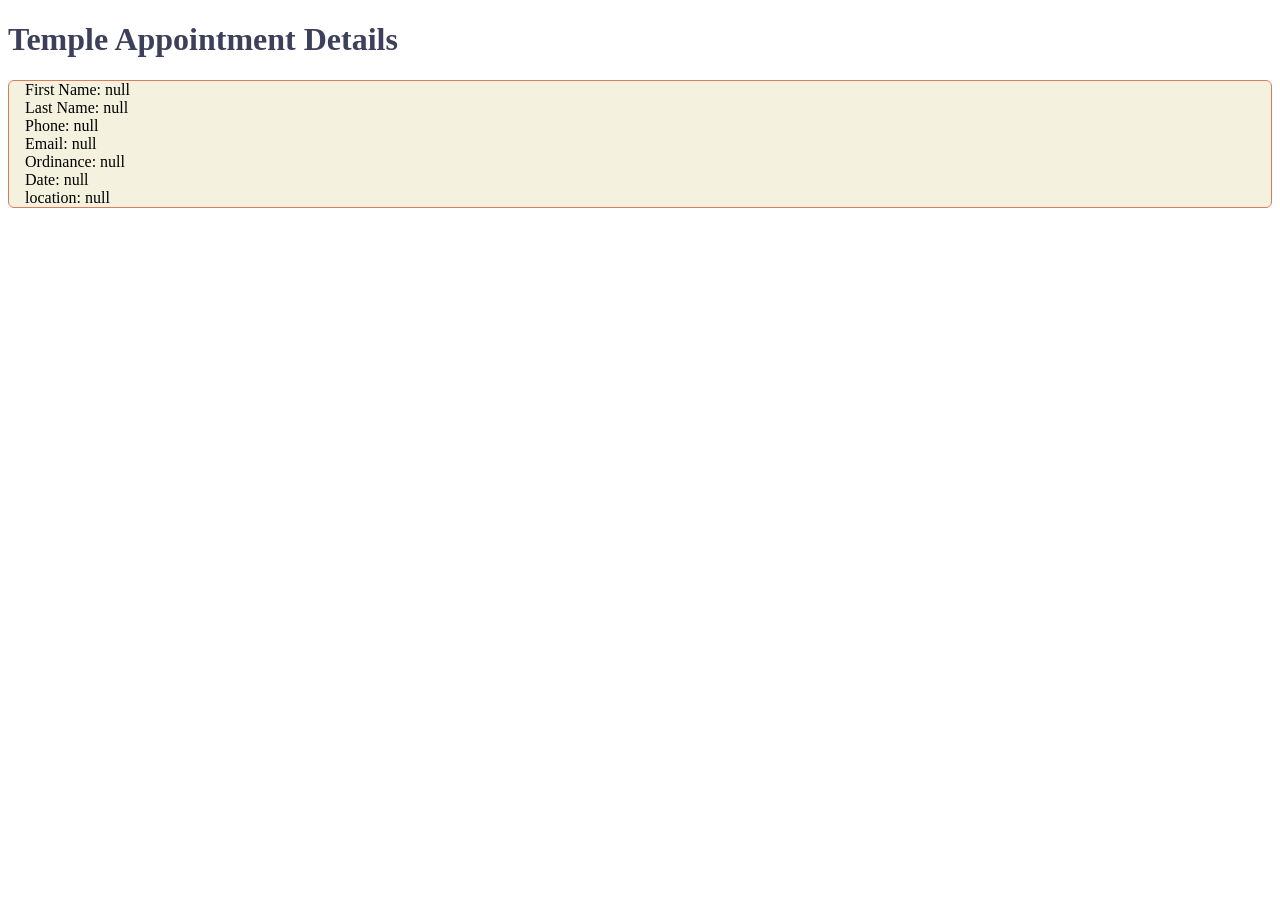
<file: startHere/thanks.html>
<!DOCTYPE html>
<html lang="en">

<head>
  <meta charset="UTF-8">
  <meta name="viewport" content="width=device-width, initial-scale=1.0">
  <meta name="description" content="Web Lab Start File">
  <meta name="author" content="Paul Cheney">

  <link rel="stylesheet" href="styles/small.css">
  <link rel="stylesheet" href="styles/large.css">

  <title>Web Lab Start File</title>
</head>

<body>

  <main>
    <h1>Temple Appointment Details</h1>

    <div id="results"></div>

  </main>



  <script src="js/scripts.js"></script>
</body>
</html>
</file>
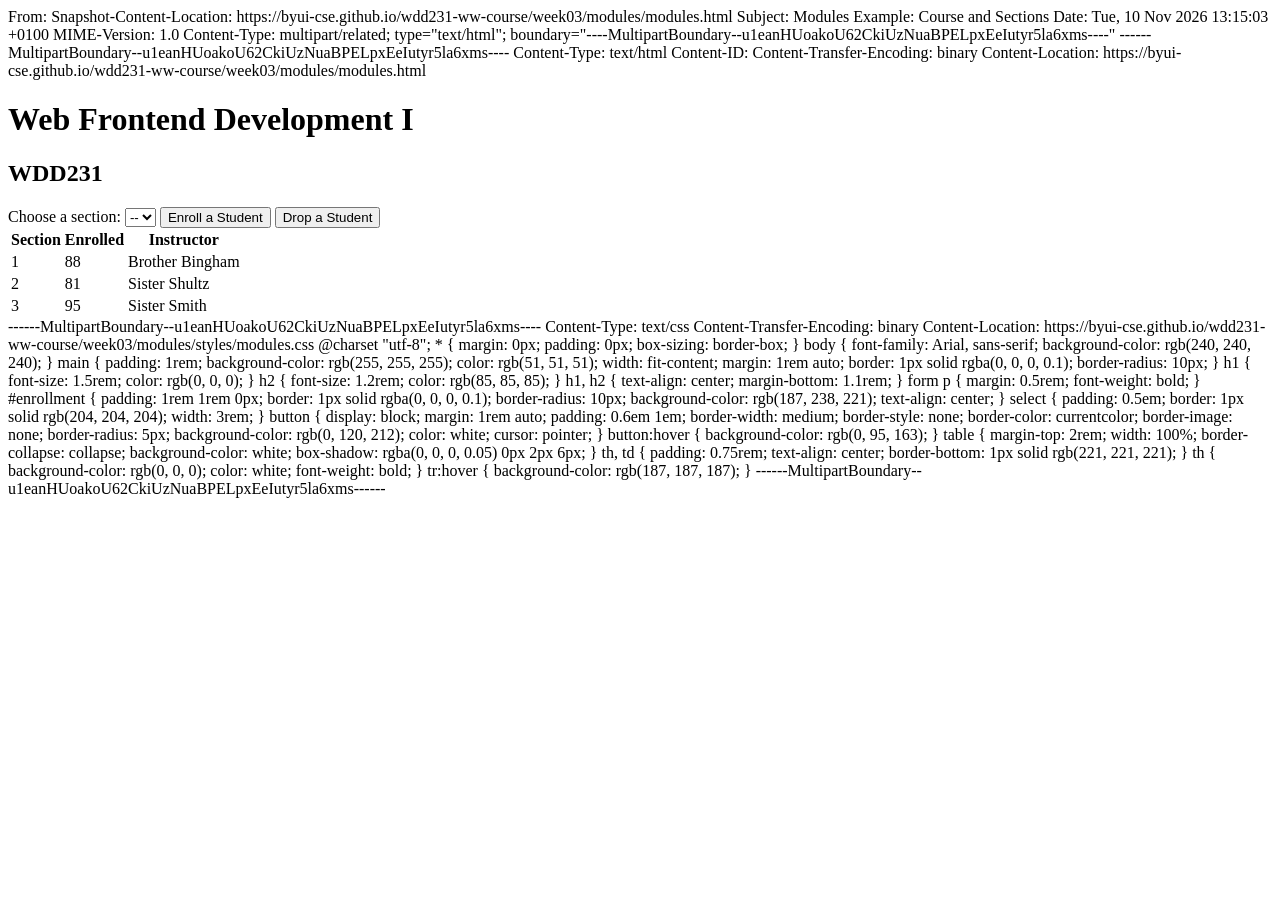
<file: week03/module.html>
From: <Saved by Blink>
Snapshot-Content-Location: https://byui-cse.github.io/wdd231-ww-course/week03/modules/modules.html
Subject: Modules Example: Course and Sections
Date: Tue, 10 Nov 2026 13:15:03 +0100
MIME-Version: 1.0
Content-Type: multipart/related;
	type="text/html";
	boundary="----MultipartBoundary--u1eanHUoakoU62CkiUzNuaBPELpxEeIutyr5la6xms----"


------MultipartBoundary--u1eanHUoakoU62CkiUzNuaBPELpxEeIutyr5la6xms----
Content-Type: text/html
Content-ID: <frame-082B1D749F7E67470DB76CE13FE85BEF@mhtml.blink>
Content-Transfer-Encoding: binary
Content-Location: https://byui-cse.github.io/wdd231-ww-course/week03/modules/modules.html

<!DOCTYPE html><html lang="en" data-theme="light"><head><meta http-equiv="Content-Type" content="text/html; charset=UTF-8">
  
  <meta name="viewport" content="width=device-width, initial-scale=1.0">
  <title>Modules Example: Course and Sections</title>
  <link rel="stylesheet" href="https://byui-cse.github.io/wdd231-ww-course/week03/modules/styles/modules.css">
  
  
</head>

<body>
  <main>
    <h1 id="courseName">Web Frontend Development I</h1>
    <h2 id="courseCode">WDD231</h2>

    <div id="enrollment">
      <label for="sectionNumber">Choose a section:</label>
      <select id="sectionNumber">
        <option value="0" disabled="" selected="">--</option>
      <option value="1">1</option><option value="2">2</option><option value="3">3</option></select>
      <button id="enrollStudent">Enroll a Student</button>
      <button id="dropStudent">Drop a Student</button>
    </div>

    <table>
      <thead>
        <tr>
          <th>Section</th>
          <th>Enrolled</th>
          <th>Instructor</th>
        </tr>
      </thead>
      <tbody id="sections"><tr>
    <td>1</td>
    <td>88</td>
    <td>Brother Bingham</td></tr><tr>
    <td>2</td>
    <td>81</td>
    <td>Sister Shultz</td></tr><tr>
    <td>3</td>
    <td>95</td>
    <td>Sister Smith</td></tr></tbody>
    </table>
  </main>


</body></html>
------MultipartBoundary--u1eanHUoakoU62CkiUzNuaBPELpxEeIutyr5la6xms----
Content-Type: text/css
Content-Transfer-Encoding: binary
Content-Location: https://byui-cse.github.io/wdd231-ww-course/week03/modules/styles/modules.css

@charset "utf-8";

* { margin: 0px; padding: 0px; box-sizing: border-box; }

body { font-family: Arial, sans-serif; background-color: rgb(240, 240, 240); }

main { padding: 1rem; background-color: rgb(255, 255, 255); color: rgb(51, 51, 51); width: fit-content; margin: 1rem auto; border: 1px solid rgba(0, 0, 0, 0.1); border-radius: 10px; }

h1 { font-size: 1.5rem; color: rgb(0, 0, 0); }

h2 { font-size: 1.2rem; color: rgb(85, 85, 85); }

h1, h2 { text-align: center; margin-bottom: 1.1rem; }

form p { margin: 0.5rem; font-weight: bold; }

#enrollment { padding: 1rem 1rem 0px; border: 1px solid rgba(0, 0, 0, 0.1); border-radius: 10px; background-color: rgb(187, 238, 221); text-align: center; }

select { padding: 0.5em; border: 1px solid rgb(204, 204, 204); width: 3rem; }

button { display: block; margin: 1rem auto; padding: 0.6em 1em; border-width: medium; border-style: none; border-color: currentcolor; border-image: none; border-radius: 5px; background-color: rgb(0, 120, 212); color: white; cursor: pointer; }

button:hover { background-color: rgb(0, 95, 163); }

table { margin-top: 2rem; width: 100%; border-collapse: collapse; background-color: white; box-shadow: rgba(0, 0, 0, 0.05) 0px 2px 6px; }

th, td { padding: 0.75rem; text-align: center; border-bottom: 1px solid rgb(221, 221, 221); }

th { background-color: rgb(0, 0, 0); color: white; font-weight: bold; }

tr:hover { background-color: rgb(187, 187, 187); }
------MultipartBoundary--u1eanHUoakoU62CkiUzNuaBPELpxEeIutyr5la6xms------
</file>
<file: styles/small.css>
/*========= COLOR SCHEME =======
terra cotta #E07A5F
deep slate blue #3D405B,
*/

/******************** SITE WIDE ****************/

* {
    font-family: "Roboto", sans-serif;
    box-sizing: border-box;
}

body {
    margin: 0;
}

header,
main,
nav,
footer {
    padding: 15px;
}

/******************** HEADER ********************/

header {
    display: grid;
    grid-template-columns: 24px 1fr 44px;
    align-items: end;
    padding: 5px 0 5px 10px;
    border-bottom: 1px solid #ddd;
    column-gap: 8px;
}

header img {
    display: block;
    height: auto;
    padding-bottom: 5px;
}

header span {
    font-size: 1rem;
    font-weight: bold;
    color: #3D405B;
    margin-left: 20px;
}

/******************** HAMBURGER ********************/

.hamburger {
    background: none;
    border: none;
    color: #3D405B;
    cursor: pointer;
    font-size: 1.5rem;
    font-weight: bold;
    font-family: Verdana, Geneva, Tahoma, sans-serif;
}



/******************** NAVIGATION ********************/

.navigation {
    display: none;
    background-color: #3D405B;
    border-radius: 6px;
}

.navigation.show {
    display: block;
}

.navigation ul {
    list-style-type: none;
    margin: 0;
    padding: 0;
}

.navigation a {
    display: block;
    padding: .8rem 10px;
    color: #eee;
    text-decoration: none;
    border: solid 1px #ddd;
}

.navigation a[aria-current="page"] {
    background-color: #eee;
    color: #3D405B;
    font-weight: bold;
}

.navigation a:hover {
    background-color: #E07A5F;
    color: #3D405B
}

.navigation a:focus {
    background-color: #E07A5F;
    color: #3D405B
}


h1 {
    margin-left: 10px;
    color: #3D405B;
}

h2 {
    background-color: #3D405B;
    margin: 0;
    color: white;
    text-align: center;
    padding: 10px;
    border-top-left-radius: 6px;
    border-top-right-radius: 6px;
}

img {
    max-width: 100%;
    height: auto;
}

.certificate h2 {
    border-radius: 6px;
}

.about-content p {
    line-height: 1.6;
    padding: 10px;
}

.card {
    background-color: #ddd;
    border-radius: 6px;
}

.card-container {
    display: grid;
    grid-template-columns: 1fr;
    width: auto;
    margin-bottom: 2.5rem;
    gap: 1rem;
}


.card img {
    display: block;
    margin: 20px auto;
    border-radius: 6px;
}

.course-filters {
    display: flex;
    gap: 10px;
    margin: 15px 0;
}

.course-filters button {
    flex: 1;
    padding: 12px 8px;
    border: none;
    border-radius: 6px;
    background-color: #3D405B;
    color: #eee;
    font-weight: bold;
    cursor: pointer;
}

.course-filters button:hover {
    background-color: navy;

}

.courses-card {
    display: grid;
    grid-template-columns: 1fr;
    gap: 10px;
}

.course-card {
    padding: 12px;
    margin-bottom: 20px;
    text-align: center;
    border: 1px solid #ccc;
    border-radius: 8px;
    background-color: #E07A5F;
    font-weight: bold;
}

.course-card:hover {
    background-color: navy;
    color: #fff;
}

.course-card.completed {
    background-color: #0ba05d;
}

.course-card.completed:hover {
    background-color: navy;
    color: #fff;
}

.credit-total {
    display: flex;
    justify-content: center;
    margin-bottom: 1rem;
}

/******************** FOOTER ********************/

footer {
    background-color: #3D405B;
    color: #eee;
    padding: 1rem 10px;
    text-align: center;
}

.social {
    display: flex;
    justify-content: center;
    column-gap: 8px;
    margin-bottom: 1rem;
}

.social a {
    display: flex;
    justify-content: center;
    align-items: center;
    border: #ccc solid 1px;
    width: 44px;
    height: 44px;
    border-radius: 22px;
}

.social a:hover {
    background-color: #ddd;
}

.social img {
    width: 22px;
    height: 22px;
}

dialog {
    border: 1px solid rgb(0 0 0 / 10%);
    border-radius: .25rem;
    padding: 1rem;
    background-color: #fff;
    box-shadow: 0 0 3rem #777;
    width: 90%;
    max-width: 600px;
}

dialog::backdrop {
    background-color: rgb(0 0 0 / 50%);
}

dialog button {
    position: absolute;
    top: 23px;
    right: 23px;
    padding: .5rem 1rem;
    border: 1px solid rgb(0 0 0 / 10%);
}
</file>
<file: styles/larger.css>
@media screen and (min-width: 640px) {

    header,
    main,
    nav,
    footer {
        max-width: 900px;
        margin: 0 auto;
    }

    header {
        grid-template-columns: 40px 1fr 44px;
        margin-bottom: 20px;
    }


    header span {
        font-size: 1.5rem;
        font-weight: bold;
        color: #3D405B;
        margin-left: 20px;
    }

    .hamburger {
        display: none;
    }

    .navigation {
        display: block;
        border-bottom: solid 1px #eee;
    }

    .navigation ul {
        display: flex;
    }

    .navigation a {
        border: none;
    }

    .card-container {
        display: grid;
        grid-template-columns: 2fr 1fr;
        margin-bottom: 1rem;
        gap: 20px;
    }

    .card img {
        display: block;
        margin: 20px 40px;
    }

    .courses-card {
        display: grid;
        grid-template-columns: repeat(3, 1fr);
        gap: 10px;
        margin-top: 20px;
    }
}
</file>
<file: Practice project/styles.css>
.loader,
.loader-t {
    position: relative;
    margin: 2rem;
    width: 50px;
    height: 50px;
    border: 5px solid transparent;
    border-color: #999 transparent #999 transparent;
    border-radius: 50%;
    box-shadow: 0 0 1rem rgba(0 0 255 / 40%);
}

.loader {
    animation: spin 1.5s linear infinite;

}

.loader::after,
.loader-t::after {
    content: "\2699";
    position: absolute;
    top: 50%;
    left: 50%;
    transform: translate(-50%, -50%);
}

.loader::after {
    animation: pulse 1.5s ease-in-out infinite;

}

.loader-t {
    transition: transform 1.5s linear;
}

.loader-t:hover {
    transform: rotate(360deg);
}

.loader-t:hover::after {
    transform: translate(-50%, -50%) scale(1.5);
}

.loader-t::after {
    transform: translate(-50%, -50%) scale(0);
    transition: transform 1.5s ease-in-out;
    font-size: 2rem;
}

@keyframes spin {
    100% {
        transform: rotate(360deg);
    }
}

@keyframes pulse {

    0%,
    100% {
        transform: translate(-50%, -50%) scale(1);
    }

    50% {
        transform: translate(-50%, -50%) scale(1.25);
    }
}
</file>
<file: startHere/styles/small.css>
* {
  box-sizing: border-box;
}

html {
  -webkit-text-size-adjust: 100%;
  -ms-text-size-adjust: 100%;
}

h1 {
  color: #3D405B;
}

form {
  margin: 1rem 2%;

  label {
    display: block;
    font-size: .8rem;
    color: purple;
    padding-top: .2rem;
  }

  h3 {
    font-size: .9rem;
    color: #E07A5F;
    margin: 1.5rem 0 .2rem 0;
    border-bottom: 1px solid #eee;
  }

  input[type=text],
  input[type=tel],
  input[type=date],
  input[type=email],
  select {
    display: block;
    margin: .1rem 0 1rem 0;
    padding: .3rem;
    border: 1px solid #999;
    border-radius: 4px;
    border-left-width: 5px;
    border-left-color: #555;
    font-size: 1rem;
    color: #3D405B;
    width: 250px;
  }

  input:required {
    border-left-color: #d70000;
  }

  input:focus {
    border-left-color: black;
    outline: none;
  }

  input:required:valid {
    border-left-color: green;
  }

  input[type=submit] {
    border: none;
    text-align: center;
    background-color: #3D405B;
    color: white;
    border-radius: 1rem;
    padding: .75rem 1.5rem;
    margin: 2rem 0;
    font-size: 1.2rem;
    -webkit-appearance: none;
    appearance: none;
  }
}

input:-webkit-autofill {
  -webkit-text-fill-color: #3D405B;
}

#results {
  background-color: #F4F1DE;
  padding: 0 1rem;
  border: 1px solid #E07A5F;
  border-radius: 6px;
  white-space: pre-line;
}
</file>
<file: startHere/styles/large.css>
@media only screen and (min-width: 38rem) {


} /*end media query*/
</file>
<file: week01/images/styles/base.css>
/*========= COLOR SCHEME =======
terra cotta #E07A5F
deep slate blue #3D405B,
*/

/******************** SITE WIDE ****************/

* {
    font-family: "Josefin Sans", sans-serif;
    box-sizing: border-box;
}

/******************** HEADER ********************/

header {
    display: grid;
    grid-template-columns: 24px 1fr 44px;
    align-items: end;
    padding: 5px 0 5px 10px;
    border-bottom: 1px solid #ddd;
    column-gap: 8px;
}

header img {
    display: block;
    width: 100%;
    height: auto;
    padding-bottom: 5px;
}

header span {
    font-size: 1.2rem;
    font-weight: bold;
    color: #3D405B;
}

/******************** HAMBURGER ********************/

.hamburger {
    background: none;
    border: none;
    color: #3D405B;
    cursor: pointer;
    font-family: Verdana, Geneva, Tahoma, sans-serif;
}

.hamburger::before {
    content: "\2630";
    font-size: 2rem;

}

.hamburger.show::before {
    content: "\00D7";
}


/******************** NAVIGATION ********************/

.navigation {
    display: none;
}

.navigation.show {
    display: block;
}

.navigation ul {
    list-style-type: none;
    margin: 0;
    padding: 0;
}

.navigation a {
    display: block;
    padding: .8rem 10px;
    color: #3D405B;
    text-decoration: none;
    border: solid 1px #ddd;
}

.navigation li.current {
    background-color: #eee;
}

.navigation a:hover {
    background-color: #E07A5F;
}

h1 {
    margin-left: 10px;
    color: #3D405B;
}

/******************** FOOTER ********************/

footer {
    background-color: #eee;
    padding: 1rem 10px;
    text-align: center;
}

.social {
    display: flex;
    justify-content: center;
    column-gap: 8px;
}

.social a {
    display: flex;
    justify-content: center;
    align-items: center;
    border: #ccc solid 1px;
    width: 44px;
    height: 44px;
    border-radius: 22px;
}

.social a:hover {
    background-color: #ddd;
}

.social img {
    width: 22px;
    height: 22px;
}
</file>
<file: week01/images/styles/large.css>
@media only screen and (min-width: 38rem) {

    header,
    main,
    nav,
    footer {
        max-width: 900px;
        margin: 0 auto;
    }

    .hamburger {
        display: none;
    }

    .navigation {
        display: block;
        border-bottom: solid 1px #eee;
    }

    .navigation ul {
        display: flex;
    }

    .navigation a {
        border: none;
    }




}
</file>
<file: styles/prophets.css>
* {
  box-sizing: border-box;

}

header h1 {
  color: #5c0477;
  text-align: center;
  font-size: 2.5rem;
}

#cards {
  display: grid;
  grid-template-columns: repeat(auto-fit, minmax(340px, 1fr));
  padding: 1rem;
  background-color: lightgray;
  box-shadow: 0 10px 40px rgb(13, 10, 10);
}

section img {
  width: 65%;
  height: 65%;
  margin-top: 1rem;
  border-radius: 8px;
  box-shadow: 0 10px 40px rgba(0, 0, 0, 1);

}

section {
  display: flex;
  justify-content: center;
  align-items: center;
  flex-direction: column;
  height: 100%;
  padding: 1rem;
  border: 2px solid #ccc;
  border-radius: 8px;
  background-color: rgb(185, 171, 185);

}


section p {
  margin: 0.2rem 0;
  text-align: center;
  font-size: 1.1rem;
}

h2 {
  text-align: center;
  margin-bottom: 0.5rem;
  margin-top: 0;
  color: #5c0477;
  font-size: 1.7rem;
}

footer {
  text-align: center;
  padding: 1rem;
  background-color: #5c0477;
  color: white;
  font-size: 1.2rem;
}
</file>
<file: chamber/styles/small.css>
:root {
    --primary-color: #0a1a33;
    --secondary-light: #e8702a;
    --background-color: #ffffff;
    --border-color: #9e9494;
    --background-color-2: #f2f2f2;
    --hero-overlay: rgb(10 26 51 / 45%);
    --shadow-dark: rgb(0 0 0);
    --shadow-soft: rgb(0 0 0 / 10%);
    --backdrop-color: rgb(0 0 0 / 50%);
}

* {
    box-sizing: border-box;
}

body {
    font-family: "Open Sans", Arial, sans-serif;
    background-color: var(--background-color);
    color: var(--primary-color);
    line-height: 1.6;
}

h1,
h2,
h3,
header .site-name {
    font-family: "Poppins", sans-serif;
    line-height: 1.2;
}

/* Header and navigation */
header {
    display: grid;
    grid-template-columns: 50px minmax(0, 1fr) 44px;
    align-items: center;
    padding: 0.5rem;
    background-color: var(--primary-color);
    color: var(--background-color);
    text-align: center;
}

header .site-name {
    margin: 0;
    padding: 0.5rem;
    font-size: 1.2rem;
    font-weight: 700;
    overflow-wrap: break-word;
}

header img {
    width: 45px;
    max-width: 100%;
    height: auto;
}

.hamburger {
    padding: 0.5rem;
    background: none;
    border: none;
    color: var(--background-color);
    cursor: pointer;
    font-size: 1.7rem;
    font-weight: bold;
}

nav {
    display: none;
}

nav.show {
    display: block;
    grid-column: 1/-1;
    padding: 1rem;
}

nav a {
    display: block;
    padding: 0.75rem 1rem;
    border-radius: 4px;
    color: var(--background-color);
    text-align: center;
    text-decoration: none;
    transition: background-color 0.3s ease;
}

nav.show a {
    padding: 0.9rem 1.5rem;
    border-radius: 0;
    text-align: left;
}

/* Shared hover color */
nav a:hover,
.menu button:hover,
.business-card a:hover,
.social a:hover,
#spotlight-container a:hover,
.membership-card a:hover,
.join-page input[type="submit"]:hover {
    background-color: var(--secondary-light);
}

/* Layout */
.directory-main h1 {
    margin-bottom: 2rem;
    padding: 1rem;
    text-align: left;
}


main #discover-orlu,
.community-info,
.home-info,
#weather,
#weather-forecast,
#spotlights,
.directory-main {
    max-width: 1200px;
    padding: 1rem;
}


.grid {
    display: grid;
    grid-template-columns: 1fr;
    gap: 1rem;
}

.menu {
    display: flex;
    justify-content: center;
    gap: 1rem;
    margin-top: 1rem;
}

.menu button {
    padding: 0.7rem 1.2rem;
    background-color: var(--primary-color);
    border: none;
    border-radius: 5px;
    color: var(--background-color);
    cursor: pointer;
    transition: background-color 0.3s ease;
}

/* Cards (directory and spotlights) */
.business-card,
#spotlight-container article {
    padding: 1rem;
    background-color: var(--background-color);
    border: 1px solid var(--primary-color);
    border-top: 5px solid var(--secondary-light);
    border-radius: 10px;
    overflow: hidden;
    text-align: center;
    transition: transform 0.3s ease, box-shadow 0.3s ease;
}

.business-card {
    width: 100%;
    max-width: 400px;
    margin: 1.5rem auto 1rem;
    box-shadow: 0 3px 10px var(--shadow-dark);
    animation: pageEntrance 1s ease-out;
}

#spotlight-container article {
    margin: 1.5rem 0 1rem;
    box-shadow: 0 3px 10px var(--primary-color);
}

#spotlight-container article:hover {
    transform: translateY(-5px);
}

.business-card img,
#spotlight-container img {
    display: block;
    width: 200px;
    height: auto;
    margin: 0 auto;
    border-radius: 5px;
    object-fit: contain;
}

#spotlight-container img {
    aspect-ratio: 3 / 1;
}

.business-card p,
#spotlight-container article p {
    margin: 0.5rem 0;
    font-size: 0.95rem;
}

.business-card h3 {
    margin-top: 0.5rem;
}

#spotlight-container article h3 {
    margin: 0.5rem 0;
}

/* Button-style links */
.business-card a,
#spotlight-container a,
.membership-card a {
    background-color: var(--primary-color);
    border-radius: 8px;
    color: var(--background-color);

    text-decoration: none;
}

.business-card a {
    padding: 0.4rem 1rem;
}

#spotlight-container a,
.membership-card a {
    padding: 0.6rem 1rem;
    margin-top: 0.5rem;
}

/* Directory list view */
.list {
    display: flex;
    flex-direction: column;
}

.list .business-card {
    display: grid;
    grid-template-columns: 1fr;
    align-items: center;
    gap: 1rem;
    max-width: 90%;
    margin: 2rem auto 0;
    border: 1px solid var(--background-color-2);
    border-radius: 0;
    animation: pageEntrance 1s ease-out;
}

.list .business-card:nth-child(even) {
    background-color: var(--background-color-2);
}

.list .business-image {
    display: none;
}

.list .business-info {
    display: contents;
}

.list .business-info h3,
.list .business-info p,
.list .business-info a {
    margin: 0 auto;
    overflow-wrap: anywhere;
}

#members-cards {
    min-height: 100vh;
}

/* Footer */
footer {
    display: flex;
    flex-direction: column;
    width: 100%;
    margin-top: 2rem;
    padding: 1.5rem 1rem;
    background-color: var(--primary-color);
    color: var(--background-color);
    text-align: center;
    overflow-wrap: anywhere;
}

footer p,
footer h2 {
    margin: 0;
    font-size: 0.9rem;
    text-align: left;
}

footer h2 {
    margin-bottom: 0.5rem;
    color: var(--secondary-light);
}

.social {
    display: flex;
    justify-content: center;
    column-gap: 8px;
    margin: 20px auto;
}

.social a {
    display: flex;
    justify-content: center;
    align-items: center;
    width: 44px;
    height: 44px;
    border: 1px solid var(--background-color);
    border-radius: 22px;
}

.social img {
    width: 22px;
    height: 22px;
}

/* Hero */
#hero {
    position: relative;
    overflow: hidden;
}

#hero img {
    display: block;
    width: 100%;
    height: auto;
    object-fit: cover;
    animation: heroZoom 2s ease-out;
}

.hero-content {
    position: absolute;
    top: 50%;
    left: 50%;
    transform: translate(-50%, -50%);
    width: 85%;
    padding: 1.5rem;
    background-color: var(--hero-overlay);
    border-radius: 8px;
    color: var(--background-color);
    text-align: center;
    animation: heroTextEntrance 1.5s ease-out;
}

.hero-content h1 {
    margin-bottom: 1rem;
    color: var(--background-color);
    text-align: center;
}

.hero-content p {
    margin: -0.5rem 0 0.5rem;
    font-size: 0.9rem;
}

.hero-content a {
    padding: 0.5rem 1rem;
    background-color: var(--secondary-light);
    border-radius: 8px;
    color: var(--background-color);
    font-weight: bold;
    text-decoration: none;
}

@keyframes heroZoom {
    from {
        transform: scale(1.08);
    }

    to {
        transform: scale(1);
    }
}

@keyframes heroTextEntrance {
    from {
        opacity: 0;
        transform: translate(-50%, -35%);
    }

    to {
        opacity: 1;
        transform: translate(-50%, -50%);
    }
}

/* Spotlights, events, weather */
#spotlight-container,
.home-info,
.community-info {
    display: grid;
    grid-template-columns: 1fr;
    gap: 1rem;
}

#spotlight-container {
    padding: 1rem;
}

.home-info,
.community-info {
    gap: 1.5rem;
}

#events,
#weather,
#spotlight {
    padding: 2rem 1rem;
    margin-bottom: 1rem;
}

#events h2,
#weather h2,
#spotlights h2,
#weather-forecast h3,
#discover-orlu>h2 {
    text-align: center;
}

#events h2,
#weather h2,
#spotlights h2 {
    margin-bottom: 1.5rem;
}

#events article,
#current-weather,
#weather-forecast div {
    padding: 1rem;
    border-left: 5px solid var(--secondary-light);
    border-radius: 8px;
    box-shadow: 0 2px 6px;
}

#events article {
    margin-bottom: 1rem;
}

#events article h3 {
    margin-bottom: 0.5rem;
}

#current-weather,
#weather-forecast div {
    text-align: center;
}

#current-weather {
    margin-bottom: 1rem;
    background-color: var(--secondary-light);
}

#weather {
    margin-top: -5.5rem;
}

#weather-forecast {
    display: grid;
    grid-template-columns: 1fr;
    gap: 1rem;
    margin-top: -2rem;
}

/* Discover page */
#discover-orlu {
    padding: 2rem 1rem;
}

#discover-orlu>h2 {
    margin-bottom: 1rem;
}

#discover-orlu>p {
    max-width: 800px;
    margin: 0 auto 2rem;
    text-align: center;
}

.community-info article {
    padding: 1.5rem;
    background-color: var(--background-color);
    border-left: 5px solid var(--secondary-light);
    border-radius: 8px;
    box-shadow: 0 2px 8px var(--shadow-soft);
}

.community-info h3 {
    margin-top: 0;
}

/* Join page */
.join-page {
    max-width: 1100px;
    margin: 0 auto;
    padding: 1rem;
}

.join-page h1 {
    text-align: center;
}

.join-page form {
    display: flex;
    flex-direction: column;
    gap: 1rem;
    margin-bottom: 2rem;
    animation: pageEntrance 1s ease-out;
}

.join-page form label {
    display: flex;
    flex-direction: column;
    gap: 0.4rem;
    font-weight: 600;
}

.join-page input,
.join-page select,
.join-page textarea {
    width: 100%;
    padding: 0.8rem;
    border: 1px solid var(--border-color);
    border-radius: 5px;
    font: inherit;
}

.join-page textarea {
    min-height: 120px;
    resize: vertical;
}

.join-page input[type="submit"] {
    background-color: var(--primary-color);
    border: none;
    color: var(--background-color);
    cursor: pointer;
    font-weight: bold;
}

.membership-price {
    color: var(--secondary-light);
    font-size: 1.8rem;
    font-weight: 700;
    margin: 1rem 0 0;
}

.membership-duration {
    color: var(--primary-color);
    font-size: .85rem;
    margin-top: 0;
    font-weight: 600;
}

.membership-cards {
    display: grid;
    grid-template-columns: 1fr;
    gap: 1rem;
}

.membership-card {
    padding: 1.2rem;
    background-color: var(--background-color);
    border: 1px solid var(--background-color);
    border-left: 5px solid var(--secondary-light);
    border-radius: 8px;
    box-shadow: 0 2px 6px var(--shadow-soft);
    animation: pageEntrance 1.2s ease both;
}

.membership-card:nth-child(1) {
    animation-delay: 0.2s;
}

.membership-card:nth-child(2) {
    animation-delay: 0.4s;
}

.membership-card:nth-child(3) {
    animation-delay: 0.6s;
}

.membership-card:nth-child(4) {
    animation-delay: 0.8s;
}

@keyframes pageEntrance {
    from {
        opacity: 0;
        transform: translateY(25px);
    }

    to {
        opacity: 1;
        transform: translateY(0);
    }
}

/* Modal */
.join-page dialog {
    position: relative;
    width: 90%;
    max-width: 600px;
    margin: auto;
    padding: 1rem;
    background-color: var(--background-color);
    border: 1px solid var(--shadow-soft);
    border-radius: 0.25rem;
    box-shadow: 0 0 3rem var(--background-color-2);
}

.join-page dialog::backdrop {
    background-color: var(--backdrop-color);
}

.join-page dialog button {
    position: absolute;
    top: 20px;
    right: 20px;
    padding: 0.3rem;
    border: 1px solid var(--background-color-2);
    border-radius: 6px;
    font-size: 0.6rem;
}

.join-page dialog h2 {
    margin-top: 0;
    padding: 0.7rem;
    background-color: var(--primary-color);
    border-radius: 8px;
    color: var(--background-color);
    text-align: center;
    font-size: 1rem;
}

#results {
    padding: 0 1rem;
    background-color: var(--background-color-2);
    border: 1px solid var(--border-color);
    border-radius: 6px;
    white-space: pre-line;
}

.join-page form,
.membership-options {
    padding-inline: 1rem;
}

.membership-options h2 {
    margin-top: 0;

}

.thankyou-main {
    padding: 2.5rem;
}



/* Discover page */
.discover-main {
    max-width: 1200px;
    margin: 0 auto;
    padding: 1rem;
}

.discover-main h1 {
    margin-bottom: 1rem;
    text-align: center;
}

#visit-message {
    margin-bottom: 2rem;
    text-align: center;
    font-weight: 600;
}

.discover-grid {
    display: grid;
    gap: 1rem;
    animation: pageEntrance 1s ease-out;
    min-height: 1200px;

}

.discover-grid article {
    display: grid;
    grid-template-areas:
        "name"
        "photograph"
        "description"
        "address"
        "button";
    padding: 1rem;
    background-color: var(--background-color);
    border: 1px solid var(--border-color);
    border-top: 5px solid var(--secondary-light);
    border-radius: 8px;
    box-shadow: 0 2px 8px var(--shadow-soft);



}

.discover-grid article h2 {
    grid-area: name;
}

.discover-grid article figure {
    grid-area: photograph;
    width: 100%;
    margin: 0;
    overflow: hidden;

}

.discover-grid img {
    display: block;
    width: 100%;
    height: 200px;
    object-fit: cover;
}

.discover-grid article p {
    font-size: 0.95rem;
    margin: 1rem;
    grid-area: description;
}

.discover-grid address {
    margin: 1rem;
    grid-area: address;
}

.discover-grid article a {
    margin-top: 1rem;
    padding: 0.85rem;
    background-color: var(--primary-color);
    border: none;
    text-decoration: none;
    text-align: center;
    border-radius: 50px;
    color: var(--background-color);
    cursor: pointer;
    font: inherit;
    font-weight: 700;
    transition: background-color 0.3s ease;
    grid-area: button;
}


.discover-grid article img {
    border-radius: 8px;
}

.discover-grid article a:hover,
.discover-grid article a:focus-visible {
    background-color: var(--secondary-light);
}
</file>
<file: chamber/styles/medium.css>
@media only screen and (min-width: 38rem) {


    header {
        grid-template-columns: 50px minmax(0, 1fr);
    }

    header .site-name {
        font-size: 1.7rem;
    }

    header img {
        width: 80px;
    }

    nav,
    nav.show {
        grid-column: 1/-1;
        display: flex;
        flex-direction: row;
        justify-content: center;
    }

    .hamburger {
        display: none;
    }

    .grid,
    .community-info {
        grid-template-columns: repeat(2, 1fr);
    }

    .list .business-card {
        grid-template-columns: 1.5fr 1.5fr 1fr 1fr;

    }

    footer {
        flex-direction: row;
        justify-content: space-between;
        align-items: center;
        padding: 2rem;
    }

    .discover-grid article {
        grid-template-areas:
            "name name"
            "photograph description"
            "photograph address"
            "button button "

    }


}
</file>
<file: chamber/styles/larger.css>
@media screen and (min-width: 64rem) {
    header {
        grid-template-columns: 100px 1fr auto;
        gap: 15px;
    }

    header img {
        grid-column: 1;
    }

    header .site-name {
        font-size: 1.9rem;
    }

    nav {
        grid-column: 3;
        align-items: center;
        justify-self: end;
        gap: 15px;
    }

    main h1 {
        text-align: left;
    }

    .grid,
    #weather-forecast,
    #spotlight-container {
        grid-template-columns: repeat(3, 1fr);
    }

    .directory-main {
        max-width: 1200px;
    }

    #weather {
        margin-top: 0;
    }

    #weather-forecast {
        margin-bottom: 2rem;
    }

    #weather-forecast h3 {
        grid-column: 1/-1;
    }

    #current-weather {
        height: 330px;
    }

    .home-info {
        grid-template-columns: 1fr 1fr;
        align-items: stretch;
        margin-bottom: 2rem;
    }

    .home-info>section {
        height: 100%;
    }

    .join-page {
        display: grid;
        grid-template-columns: 1.2fr 0.8fr;
        grid-template-rows: 1fr;
        align-items: stretch;
        gap: 2rem;
    }

    .join-page>h1 {
        grid-column: 1/-1;
    }

    .join-page form {
        grid-column: 1;
        margin-bottom: 0;
    }

    .membership-options {
        grid-column: 2;
        grid-row: 2;
    }

    .discover-grid {
        grid-template-columns: 1fr 1fr;
    }



}
</file>
